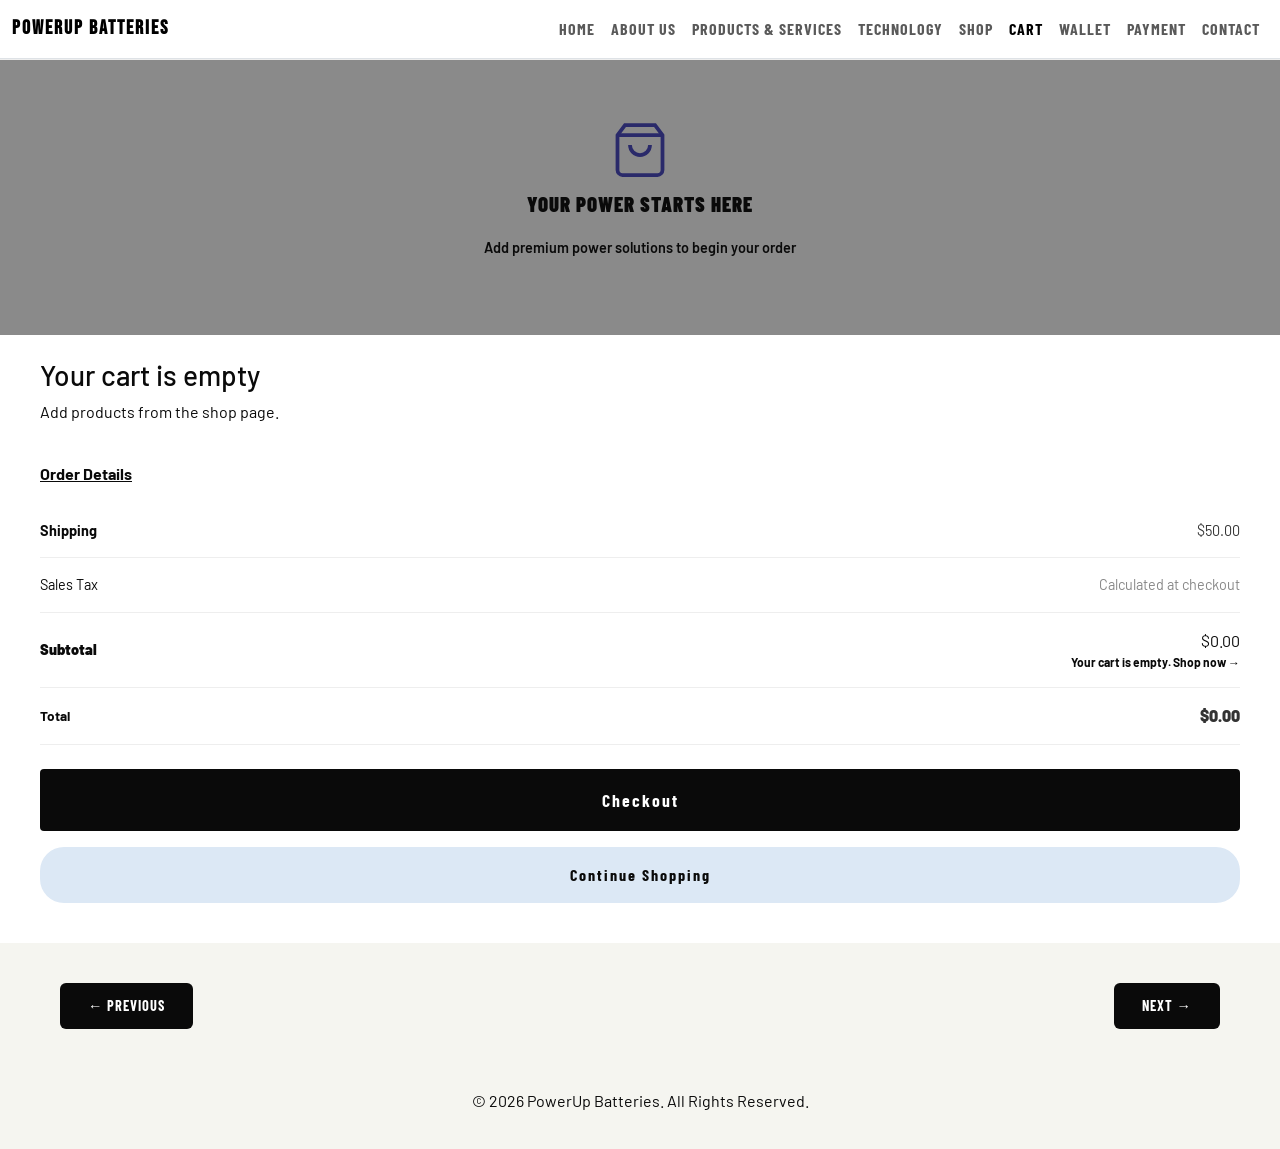
<file: cart.html>
<!DOCTYPE html>
<html lang="en">
<head>
<meta charset="UTF-8"/>
<meta name="viewport" content="width=device-width, initial-scale=1.0"/>
<title>Cart</title>
<link href="https://fonts.googleapis.com/css2?family=Bebas+Neue&family=Barlow:wght@300;400;500;600;700;900&family=Barlow+Condensed:wght@400;700;900&display=swap" rel="stylesheet"/>

  <!-- Bootstrap CSS -->
<link href="https://cdn.jsdelivr.net/npm/bootstrap@5.3.0/dist/css/bootstrap.min.css" rel="stylesheet">

<!-- Bootstrap JS -->
<script src="https://cdn.jsdelivr.net/npm/bootstrap@5.3.0/dist/js/bootstrap.bundle.min.js"></script>
  
  <link rel="stylesheet" href="styles.css">

    <style>
    :root {
    --black: #0a0a0a;
    --white: #f5f5f0;
    --red: #e63323;
    --steel: #b0b8c1;
    --blue-pale: #c8dce8;
    --blue-mid: #7aadca;
    --dark-green: #1e3a2f;
    --mid-green: #2d4f3c;
    --light-bg: #dce8ee;
    --nav-h: 52px;
  }
 
  *, *::before, *::after { box-sizing: border-box; margin: 0; padding: 0; }
 
  body {
    font-family: 'Barlow', sans-serif;
    background: var(--white);
    color: var(--black);
    overflow-x: hidden;
  }
 
  /* ── NAV ── */
      
 .navbar-brand {
  font-family: 'Bebas Neue', sans-serif;
  letter-spacing: 2px;
}

.nav-link {
  font-family: 'Barlow Condensed', sans-serif;
  text-transform: uppercase;
  font-weight: 700;
  letter-spacing: 1px;
}

.nav-link:hover {
  color: #e63323 !important;
}
      
  nav a {
    font-family: 'Barlow Condensed', sans-serif;
    font-size: 0.78rem;
    font-weight: 700;
    letter-spacing: 1.2px;
    text-transform: uppercase;
    color: #444;
    text-decoration: none;
    cursor: pointer;
    padding: 4px 0;
    border-bottom: 2px solid transparent;
    transition: color .2s, border-color .2s;
    white-space: nowrap;
  }
  nav a:hover, nav a.active { color: var(--red); border-bottom-color: var(--red); }
      
/* MOBILE RESPONSIVE DESIGN */
@media (max-width: 768px) {

  .home-section,
  .offer-section,
  .ev-types {
    padding: 20px;
  }

  .offer-grid {
    grid-template-columns: 1fr;
  }

  .why-choose {
    grid-template-columns: 1fr;
  }

  .ev-type-item {
    grid-template-columns: 1fr;
  }

  .offer-section h2,
  .ev-types h2 {
    font-size: 2.2rem;
  }

  .why-choose-text {
    padding: 20px;
  }

  .nav-link {
    text-align: center;
  }
}
      
  /* ══════════════════════════════════════
     CART PAGE
  ══════════════════════════════════════ */
  .cart-page { background: #fff; }
  .cart-topbar {
    display: flex; align-items: center; justify-content: space-between;
    padding: 16px 32px; border-bottom: 1px solid #eee;
    background: #fff;
  }
  .cart-topbar h2 {
    font-family: 'Barlow Condensed', sans-serif;
    font-size: 1rem; font-weight: 900; letter-spacing: 1.5px; text-transform: uppercase;
  }
  .cart-topbar-icons { display: flex; gap: 20px; }
  .cart-topbar-icons svg { width: 24px; cursor: pointer; color: #333; }
 
  .cart-empty {
    background: #8a8a8a; padding: 60px 40px;
    display: flex; flex-direction: column; align-items: center; gap: 12px;
  }
  .cart-empty svg { width: 60px; color: #2a2a6a; }
  .cart-empty h3 {
    font-family: 'Barlow Condensed', sans-serif;
    font-size: 1.3rem; font-weight: 900; letter-spacing: 1px; text-transform: uppercase;
  }
  .cart-empty p { font-size: 0.9rem; font-weight: 600; }
 
  .cart-items-list { padding: 24px 40px; min-height: 80px; }
  .cart-item-row {
    display: grid; grid-template-columns: 60px 1fr auto auto;
    gap: 16px; align-items: center; padding: 16px 0;
    border-bottom: 1px solid #eee;
  }
  .cart-item-row img { width: 60px; height: 40px; object-fit: cover; border-radius: 3px; }
  .cart-item-row h4 { font-size: 0.85rem; font-weight: 700; }
  .cart-item-row .qty { font-size: 0.8rem; color: #666; }
  .cart-item-price { font-weight: 700; font-size: 0.9rem; }
  .remove-btn { background: none; border: none; cursor: pointer; color: #999; font-size: 1.1rem; }
  .remove-btn:hover { color: var(--red); }
 
  .order-details { padding: 0 40px 40px; }
  .order-details h3 { font-size: 1rem; font-weight: 700; margin-bottom: 20px; text-decoration: underline; }
  .order-row {
    display: flex; justify-content: space-between; align-items: center;
    padding: 16px 0; border-bottom: 1px solid #eee;
  }
  .order-row span:first-child { font-weight: 700; font-size: 0.9rem; }
  .order-row span:last-child { font-size: 0.9rem; color: #333; }
  .order-row.subtotal span { font-weight: 900; }
  .order-row.subtotal .shop-note { font-size: 0.75rem; font-weight: 700; }
  .shop-note a { color: var(--red); text-decoration: none; }
  .order-row.total span:first-child { font-size: 0.85rem; }
  .order-row.total span:last-child { font-weight: 900; font-size: 1rem; }
  .checkout-btn {
    display: block; width: 100%; background: var(--black); color: #fff;
    font-family: 'Barlow Condensed', sans-serif;
    font-size: 1.1rem; font-weight: 700; letter-spacing: 2px;
    text-align: center; padding: 18px; border: none; cursor: pointer;
    border-radius: 4px; margin: 24px 0 16px; transition: background .2s;
  }
  .checkout-btn:hover { background: var(--red); }
  .continue-btn {
    display: block; width: 100%; background: #dce8f5; color: var(--black);
    font-family: 'Barlow Condensed', sans-serif;
    font-size: 1rem; font-weight: 700; letter-spacing: 2px;
    text-align: center; padding: 16px; border: none; cursor: pointer;
    border-radius: 24px;
  }
  .continue-btn:hover { background: #c0d8ef; }

/* PAGE NAVIGATION BUTTONS */
.page-navigation{
  display:flex;
  justify-content:space-between;
  align-items:center;
  padding:40px 60px;
  background:#f5f5f0;
}

.nav-btn{
  text-decoration:none;
  background:#0a0a0a;
  color:white;
  padding:12px 28px;
  border-radius:6px;
  font-family:'Barlow Condensed', sans-serif;
  font-size:0.9rem;
  font-weight:700;
  letter-spacing:1px;
  text-transform:uppercase;
  transition:0.3s ease;
}

.nav-btn:hover{
  background:#e63323;
  color:white;
}

/* MOBILE RESPONSIVE */
@media (max-width:768px){

  .page-navigation{
    padding:25px 20px;
    gap:15px;
  }

  .nav-btn{
    flex:1;
    text-align:center;
    padding:12px 10px;
    font-size:0.8rem;
  }
}
      
  </style>
  </head>

  <body>
    <script src="script.js" defer></script>

    <!-- NAV -->
    
<!-- RESPONSIVE NAVBAR -->
<nav class="navbar navbar-expand-lg navbar-light bg-white fixed-top border-bottom">
  <div class="container-fluid">

    <!-- Brand -->
    <a class="navbar-brand fw-bold" href="index.html">
      POWERUP BATTERIES
    </a>

    <!-- Mobile Toggle Button -->
    <button class="navbar-toggler" type="button"
      data-bs-toggle="collapse"
      data-bs-target="#navbarNav"
      aria-controls="navbarNav"
      aria-expanded="false"
      aria-label="Toggle navigation">

      <span class="navbar-toggler-icon"></span>
    </button>

    <!-- Collapsible Links -->
    <div class="collapse navbar-collapse" id="navbarNav">

      <ul class="navbar-nav ms-auto">

        <li class="nav-item">
          <a class="nav-link active" href="index.html">Home</a>
        </li>

        <li class="nav-item">
          <a class="nav-link" href="about.html">About Us</a>
        </li>

        <li class="nav-item">
          <a class="nav-link" href="products.html">Products & Services</a>
        </li>

        <li class="nav-item">
          <a class="nav-link" href="technology.html">Technology</a>
        </li>

        <li class="nav-item">
          <a class="nav-link" href="shop.html">Shop</a>
        </li>

        <li class="nav-item">
          <a class="nav-link" href="cart.html">Cart</a>
          <span id="cart-badge"></span>
        </li>

        <li class="nav-item">
          <a class="nav-link" href="wallet.html">Wallet</a>
        </li>

        <li class="nav-item">
          <a class="nav-link" href="payment.html">Payment</a>
        </li>

        <li class="nav-item">
          <a class="nav-link" href="contact.html">Contact</a>
        </li>

      </ul>

    </div>
  </div>
</nav>
</header>
    
    <!-- ══════════════ CART ══════════════ -->
<main id="page-cart" class="page cart-page">
  <section class="cart-topbar">
    <h2>Shop</h2>
    <div class="cart-topbar-icons">
      <svg viewBox="0 0 24 24" fill="none" stroke="currentColor" stroke-width="2"><circle cx="11" cy="11" r="8"/><line x1="21" y1="21" x2="16.65" y2="16.65"/></svg>
      <svg viewBox="0 0 24 24" fill="none" stroke="currentColor" stroke-width="2"><rect x="1" y="3" width="15" height="13"/><polygon points="16 8 20 8 23 11 23 16 16 16 16 8"/><circle cx="5.5" cy="18.5" r="2.5"/><circle cx="18.5" cy="18.5" r="2.5"/></svg>
    </div>
  </section>
 
  <section id="cart-empty-state" class="cart-empty">
    <svg viewBox="0 0 24 24" fill="none" stroke="currentColor" stroke-width="1.5"><path d="M6 2L3 6v14a2 2 0 002 2h14a2 2 0 002-2V6l-3-4z"/><line x1="3" y1="6" x2="21" y2="6"/><path d="M16 10a4 4 0 01-8 0"/></svg>
    <h3>YOUR POWER STARTS HERE</h3>
    <p>Add premium power solutions to begin your order</p>
  </section>
 
  <div class="cart-items-list" id="cart-items-list"></div>
 
  <section class="order-details">
    <h3>Order Details</h3>
    <div class="order-row">
      <span>Shipping</span>
      <span>$50.00</span>
    </div>
    <div class="order-row">
      <span style="font-weight:400;">Sales Tax</span>
      <span style="color:#888;">Calculated at checkout</span>
    </div>
    <div class="order-row subtotal">
      <span>Subtotal</span>
      <div style="text-align:right;">
        <div id="cart-subtotal">$0.00</div>
        <div class="shop-note">Your cart is empty. <a onclick="showPage('shop')" style="cursor:pointer;">Shop now</a> &#8594;</div>
      </div>
    </div>
    <div class="order-row total">
      <span>Total</span>
      <span id="cart-total">$0.00</span>
    </div>
    <button class="checkout-btn" onclick="checkout()">Checkout</button>
    <button class="continue-btn" onclick="showPage('shop')">Continue Shopping</button>
  </section>
</main>
 
 <!-- PAGE NAVIGATION BUTTONS -->
<footer class="page-navigation">

  <a href="shop.html" class="nav-btn prev-btn">
    ← Previous
  </a>

  <a href="wallet.html" class="nav-btn next-btn">
    Next →
  </a>

</footer>


<!-- ================= FOOTER ================= -->
  <footer>

    <p style="text-align:center; padding:20px;">
      © 2026 PowerUp Batteries. All Rights Reserved.
    </p>

  </footer>
 
</body>
</html>
</file>
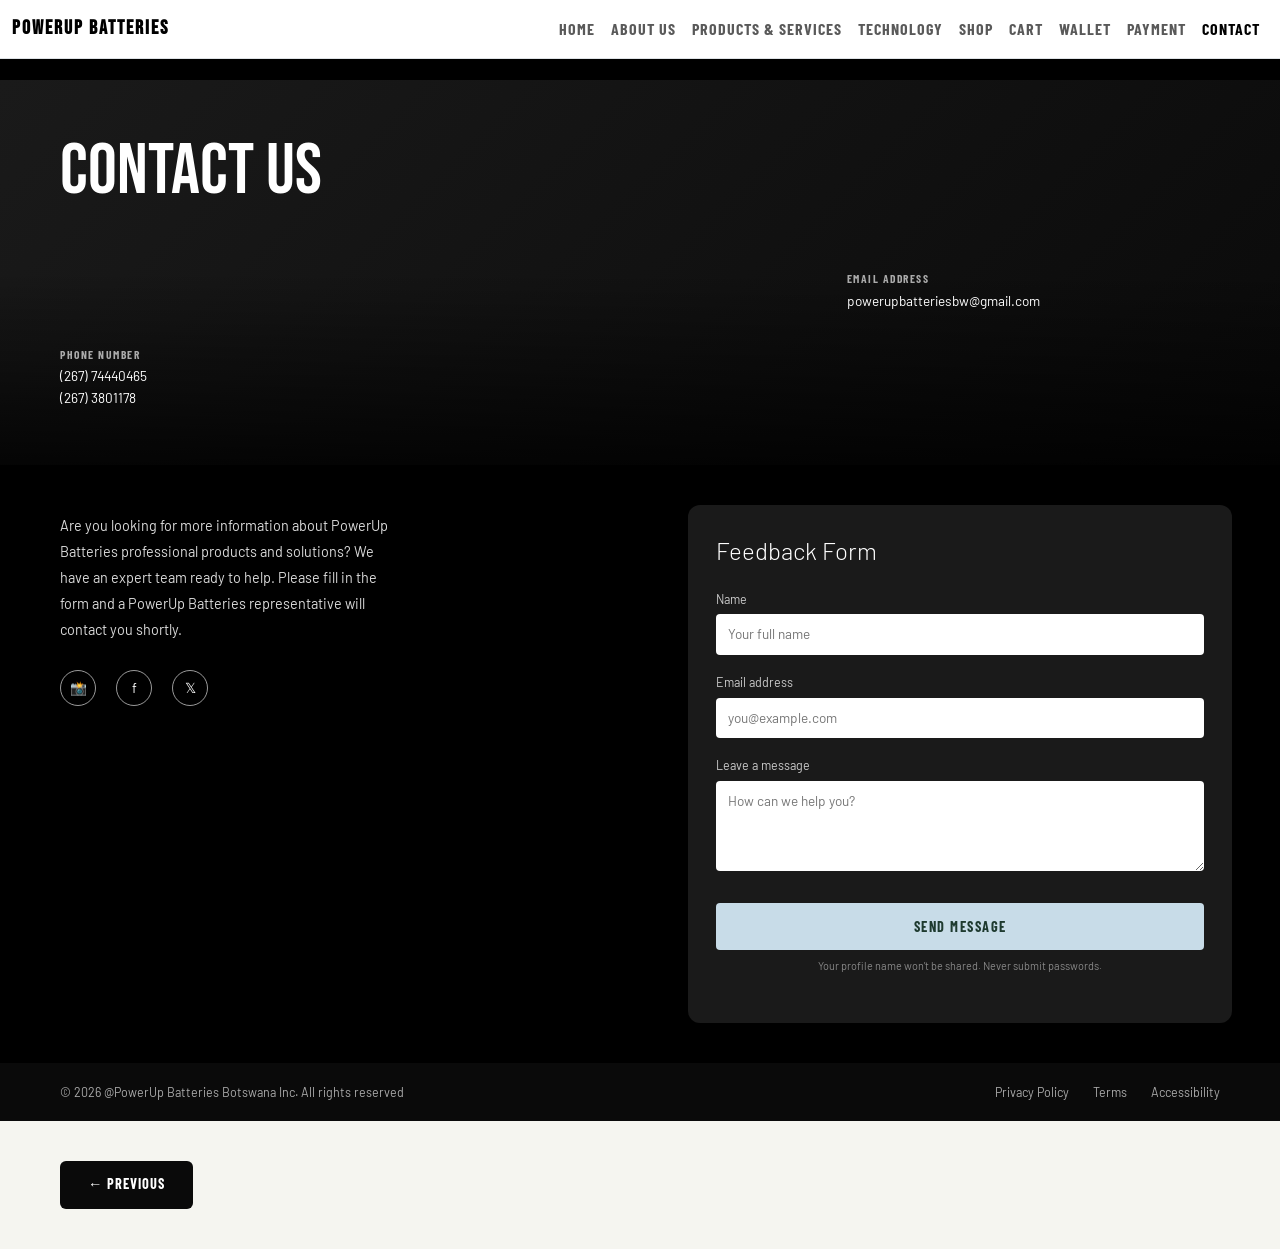
<file: contact.html>
<!DOCTYPE html>
<html lang="en">
<head>
<meta charset="UTF-8"/>
<meta name="viewport" content="width=device-width, initial-scale=1.0"/>
<title>Contact</title>
<link href="https://fonts.googleapis.com/css2?family=Bebas+Neue&family=Barlow:wght@300;400;500;600;700;900&family=Barlow+Condensed:wght@400;700;900&display=swap" rel="stylesheet"/>
  
<!-- Bootstrap CSS -->
<link href="https://cdn.jsdelivr.net/npm/bootstrap@5.3.0/dist/css/bootstrap.min.css" rel="stylesheet">

<!-- Bootstrap JS -->
<script src="https://cdn.jsdelivr.net/npm/bootstrap@5.3.0/dist/js/bootstrap.bundle.min.js"></script>
  
  <link rel="stylesheet" href="styles.css">

  <style>
  :root {
    --black: #0a0a0a;
    --white: #f5f5f0;
    --red: #e63323;
    --steel: #b0b8c1;
    --blue-pale: #c8dce8;
    --blue-mid: #7aadca;
    --dark-green: #1e3a2f;
    --mid-green: #2d4f3c;
    --light-bg: #dce8ee;
    --nav-h: 52px;
  }
 
  *, *::before, *::after { box-sizing: border-box; margin: 0; padding: 0; }
 
  body {
    font-family: 'Barlow', sans-serif;
    background: var(--white);
    color: var(--black);
    overflow-x: hidden;
  }

img{
  max-width:100%;
  height:auto;
  display:block;
} 
 
  /* ── NAV ── */
    
  .navbar-brand {
  font-family: 'Bebas Neue', sans-serif;
  letter-spacing: 2px;
}

.nav-link {
  font-family: 'Barlow Condensed', sans-serif;
  text-transform: uppercase;
  font-weight: 700;
  letter-spacing: 1px;
}

.nav-link:hover {
  color: #e63323 !important;
}
    
  nav a {
    font-family: 'Barlow Condensed', sans-serif;
    font-size: 0.78rem;
    font-weight: 700;
    letter-spacing: 1.2px;
    text-transform: uppercase;
    color: #444;
    text-decoration: none;
    cursor: pointer;
    padding: 4px 0;
    border-bottom: 2px solid transparent;
    transition: color .2s, border-color .2s;
    white-space: nowrap;
  }
  nav a:hover, nav a.active { color: var(--red); border-bottom-color: var(--red); }

.page{
  min-height:100vh;
  padding-top:80px;
}

 
/* ══════════════════════════════════════
     CONTACT PAGE
  ══════════════════════════════════════ */
  .contact-page { background: #000; }
  .contact-hero {
    position: relative; min-height: 380px; overflow: hidden;
    display: flex; align-items: flex-end;
    background: linear-gradient(135deg, #1a1a1a 0%, #0a0a0a 100%);
  }
  .contact-hero-overlay {
    position: absolute; inset: 0;
    background: url('https://images.unsplash.com/photo-1504328345606-18bbc8c9d7d1?w=1400&q=80') center/cover;
    opacity: .3;
  }
  .contact-hero-content { position: relative; z-index: 2; padding: 56px 60px; width: 100%; }
  .contact-hero-content h1 {
    font-family: 'Bebas Neue', sans-serif; font-size: 4.5rem; color: #fff; line-height: 1;
  }
  .contact-info-bar {
    position: relative; z-index: 2; padding: 0 60px 40px;
    display: grid; grid-template-columns: 1fr 1fr 1fr;
    gap: 20px; background: linear-gradient(0, rgba(0,0,0,.8), transparent);
  }
  .contact-info-item h4 {
    font-family: 'Barlow Condensed', sans-serif;
    font-size: 0.72rem; font-weight: 700; letter-spacing: 1.5px;
    text-transform: uppercase; color: #aaa; margin-bottom: 4px;
  }
  .contact-info-item p { color: #fff; font-size: 0.85rem; line-height: 1.6; }
 
  .contact-bottom {
    position: relative; min-height: 480px;
    background: url('https://images.unsplash.com/photo-1581092580497-e0d23cbdf1dc?w=1400&q=80') center/cover;
    display: grid; grid-template-columns: 1fr 1fr;
  }
  .contact-bottom-overlay { position: absolute; inset: 0; background: rgba(0,0,0,.55); }
  .contact-left { position: relative; z-index: 2; padding: 48px 60px; }
  .contact-left p { color: rgba(255,255,255,.85); font-size: 0.9rem; line-height: 1.8; max-width: 340px; margin-bottom: 28px; }
  .social-icons { display: flex; gap: 20px; }
  .social-icon {
    width: 36px; height: 36px; border-radius: 50%;
    border: 1.5px solid rgba(255,255,255,.6);
    display: flex; align-items: center; justify-content: center;
    cursor: pointer; color: #fff; font-size: 0.85rem; transition: background .2s;
  }
  .social-icon:hover { background: rgba(255,255,255,.15); }
 
  .contact-form-wrap { position: relative; z-index: 2; padding: 40px 48px; }
  .contact-form-card { background: rgba(30,30,30,.88); border-radius: 12px; padding: 32px 28px; }
  .contact-form-card h2 { font-size: 1.5rem; color: #fff; font-weight: 300; margin-bottom: 24px; }
  .form-group { margin-bottom: 18px; }
  .form-group label { display: block; font-size: 0.78rem; color: #ccc; margin-bottom: 6px; }
  .form-group input, .form-group textarea {
    width: 100%; background: #fff; border: none; border-radius: 4px;
    padding: 10px 12px; font-family: 'Barlow', sans-serif; font-size: 0.85rem;
    outline: none; transition: box-shadow .2s;
  }
  .form-group input:focus, .form-group textarea:focus { box-shadow: 0 0 0 2px var(--blue-mid); }
  .form-group textarea { resize: vertical; min-height: 90px; }
  .form-submit {
    width: 100%; background: #c8dce8; color: var(--dark-green);
    font-family: 'Barlow Condensed', sans-serif;
    font-size: 0.9rem; font-weight: 700; letter-spacing: 1.5px;
    text-transform: uppercase; border: none; border-radius: 4px;
    padding: 13px; cursor: pointer; transition: background .2s;
    margin-top: 8px;
  }
  .form-submit:hover { background: #a8c8dc; }
  .form-note { font-size: 0.68rem; color: #888; text-align: center; margin-top: 8px; }
 
  .contact-footer {
    background: var(--black); color: #aaa;
    display: flex; justify-content: space-between; align-items: center;
    padding: 20px 60px; font-size: 0.78rem;
  }
  .footer-links { display: flex; gap: 24px; }
  .footer-links a { color: #aaa; text-decoration: none; cursor: pointer; }
  .footer-links a:hover { color: #fff; }

   /* ═════════════════════════════
   TABLETS & SMALL SCREENS
═════════════════════════════ */
@media (max-width: 992px){

  .contact-hero{
    min-height:auto;
  }

  .contact-hero-content{
    padding:120px 30px 30px;
    text-align:center;
  }

  .contact-hero-content h1{
    font-size:3.2rem;
  }

  .contact-info-bar{
    grid-template-columns:1fr;
    text-align:center;
    padding:0 30px 40px;
    gap:25px;
  }

  .contact-info-item{
    width:100%;
  }

  .contact-bottom{
    grid-template-columns:1fr;
    min-height:auto;
  }

  .contact-left{
    padding:40px 30px 20px;
    text-align:center;
  }

  .contact-left p{
    max-width:100%;
  }

  .social-icons{
    justify-content:center;
  }

  .contact-form-wrap{
    padding:20px 30px 40px;
  }

  .contact-form-card{
    width:100%;
  }

  .contact-footer{
    flex-direction:column;
    gap:15px;
    text-align:center;
    padding:20px 30px;
  }

  .footer-links{
    flex-wrap:wrap;
    justify-content:center;
    gap:15px;
  }

  .nav-link{
    text-align:center;
    padding:12px 0;
  }
}

/* ═════════════════════════════
   MOBILE DEVICES
═════════════════════════════ */
@media (max-width: 576px){

  .contact-hero-content{
    padding:110px 20px 20px;
  }

  .contact-hero-content h1{
    font-size:2.5rem;
  }

  .contact-info-bar{
    padding:0 20px 30px;
  }

  .contact-info-item h4{
    font-size:0.7rem;
  }

  .contact-info-item p{
    font-size:0.8rem;
  }

  .contact-left{
    padding:30px 20px 10px;
  }

  .contact-left p{
    font-size:0.85rem;
    line-height:1.7;
  }

  .contact-form-wrap{
    padding:20px;
  }

  .contact-form-card{
    padding:24px 20px;
  }

  .contact-form-card h2{
    font-size:1.3rem;
    text-align:center;
  }

  .form-group input,
  .form-group textarea{
    font-size:0.8rem;
  }

  .form-submit{
    font-size:0.8rem;
    padding:12px;
  }

  .contact-footer{
    font-size:0.72rem;
    padding:20px 15px;
  }

  .footer-links{
    flex-direction:column;
    gap:10px;
  }

  .navbar-brand{
    font-size:1rem;
  }
}

/* PAGE NAVIGATION BUTTONS */
.page-navigation{
  display:flex;
  justify-content:space-between;
  align-items:center;
  padding:40px 60px;
  background:#f5f5f0;
}

.nav-btn{
  text-decoration:none;
  background:#0a0a0a;
  color:white;
  padding:12px 28px;
  border-radius:6px;
  font-family:'Barlow Condensed', sans-serif;
  font-size:0.9rem;
  font-weight:700;
  letter-spacing:1px;
  text-transform:uppercase;
  transition:0.3s ease;
}

.nav-btn:hover{
  background:#e63323;
  color:white;
}

/* MOBILE RESPONSIVE */
@media (max-width:768px){

  .page-navigation{
    padding:25px 20px;
    gap:15px;
  }

  .nav-btn{
    flex:1;
    text-align:center;
    padding:12px 10px;
    font-size:0.8rem;
  }
}
    
 </style>
</head>

  <body>
    <script src="script.js" defer></script>

    <!-- NAV -->
    
<!-- RESPONSIVE NAVBAR -->
<nav class="navbar navbar-expand-lg navbar-light bg-white fixed-top border-bottom">
  <div class="container-fluid">

    <!-- Brand -->
    <a class="navbar-brand fw-bold" href="index.html">
      POWERUP BATTERIES
    </a>

    <!-- Mobile Toggle Button -->
    <button class="navbar-toggler" type="button"
      data-bs-toggle="collapse"
      data-bs-target="#navbarNav"
      aria-controls="navbarNav"
      aria-expanded="false"
      aria-label="Toggle navigation">

      <span class="navbar-toggler-icon"></span>
    </button>

    <!-- Collapsible Links -->
    <div class="collapse navbar-collapse" id="navbarNav">

      <ul class="navbar-nav ms-auto">

        <li class="nav-item">
          <a class="nav-link active" href="index.html">Home</a>
        </li>

        <li class="nav-item">
          <a class="nav-link" href="about.html">About Us</a>
        </li>

        <li class="nav-item">
          <a class="nav-link" href="products.html">Products & Services</a>
        </li>

        <li class="nav-item">
          <a class="nav-link" href="technology.html">Technology</a>
        </li>

        <li class="nav-item">
          <a class="nav-link" href="shop.html">Shop</a>
        </li>

        <li class="nav-item">
          <a class="nav-link" href="cart.html">Cart</a>
        </li>

        <li class="nav-item">
          <a class="nav-link" href="wallet.html">Wallet</a>
        </li>

        <li class="nav-item">
          <a class="nav-link" href="payment.html">Payment</a>
        </li>

        <li class="nav-item">
          <a class="nav-link" href="contact.html">Contact</a>
        </li>

      </ul>

    </div>
  </div>
</nav>
    
    
<!-- ══════════════ CONTACT ══════════════ -->
<main id="page-contact" class="page contact-page">
  <div class="contact-hero">
    <div class="contact-hero-overlay"></div>
    <div style="width:100%;">
      <div class="contact-hero-content">
        <h1>Contact Us</h1>
      </div>
      <div class="contact-info-bar">
        <div style="grid-column:2;" class="contact-info-item" style="text-align:center;">
        
        </div>
        <div class="contact-info-item">
          <h4>Email Address</h4>
          <p>powerupbatteriesbw@gmail.com</p>
        </div>
        
        <div class="contact-info-item">
          <h4>Phone Number</h4>
          <p>(267) 74440465<br>(267) 3801178</p>
        </div>
      </div>
    </div>
  </div>
 
  <div class="contact-bottom">
    <div class="contact-bottom-overlay"></div>
    <div class="contact-left">
      <p>Are you looking for more information about PowerUp Batteries professional products and solutions? We have an expert team ready to help. Please fill in the form and a PowerUp Batteries representative will contact you shortly.</p>
      <div class="social-icons">
        <div class="social-icon" title="Instagram">&#x1F4F8;</div>
        <div class="social-icon" title="Facebook">f</div>
        <div class="social-icon" title="Twitter/X">&#x1D54F;</div>
      </div>
    </div>
    <div class="contact-form-wrap">
      <div class="contact-form-card">
        <h2>Feedback Form</h2>

        
        <div class="form-group">
          <label>Name</label>
          <input type="text" id="contact-name" placeholder="Your full name"/>
        </div>
        <div class="form-group">
          <label>Email address</label>
          <input type="email" id="contact-email" placeholder="you@example.com"/>
        </div>
        <div class="form-group">
          <label>Leave a message</label>
          <textarea id="contact-msg" placeholder="How can we help you?"></textarea>
        </div>
        <button class="form-submit" onclick="submitContact()">Send Message</button>
        
        
        
        <p class="form-note">Your profile name won't be shared. Never submit passwords.</p>
      </div>
    </div>
  </div>
 
  <div class="contact-footer">
    <span>&#169; 2026 @PowerUp Batteries Botswana Inc. All rights reserved</span>
    <div class="footer-links">
      <a>Privacy Policy</a>
      <a>Terms</a>
      <a>Accessibility</a>
    </div>
  </div>
</div>
    
 <!-- PAGE NAVIGATION BUTTONS -->
<nav class="page-navigation">

  <a href="payment.html" class="nav-btn prev-btn">
    ← Previous
  </a>

</nav>

</body>
</html>
</file>
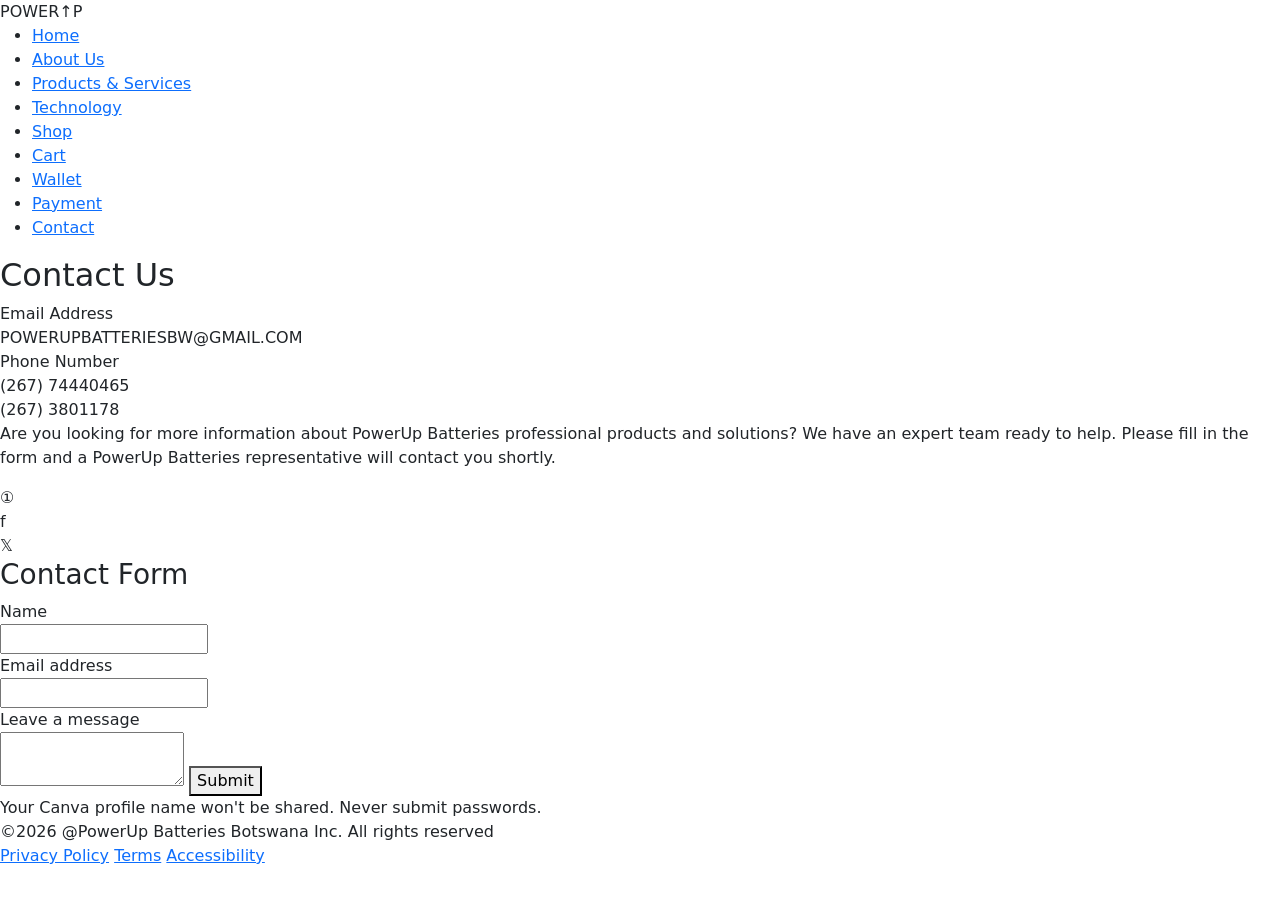
<file: feedback.html>
<!DOCTYPE html>
<html lang="en">
<head>
<meta charset="UTF-8" />
<meta name="viewport" content="width=device-width, initial-scale=1.0">
<title>About Us</title>
<link href="https://fonts.googleapis.com/css2?family=Barlow+Condensed:wght@400;600;700;800&family=Barlow:wght@300;400;500;600&display=swap" rel="stylesheet">
<link href="https://cdn.jsdelivr.net/npm/bootstrap@5.3.0/dist/css/bootstrap.min.css" rel="stylesheet">

  
  <link rel="stylesheet" href="styles.css">
</head>

  <body>

    <!-- NAV -->
<nav>
  <div class="nav-logo">P<span>O</span>WER<span>↑</span>P</div>
  <ul class="nav-links">
    <li><a href="home.html">Home</a></li>
    <li><a href="about.html">About Us</a></li>
    <li><a href="products.html">Products &amp; Services</a></li>
    <li><a href="technology.html">Technology</a></li>
    <li><a href="shop.html">Shop</a></li>
    <li><a href="cart.html">Cart</a></li>
    <li><a href="wallet.html">Wallet</a></li>
    <li><a href="payment.html">Payment</a></li>
    <li><a href="contact.html">Contact</a></li>
  </ul>
</nav>


    <!-- CONTACT US -->
<div class="contact-hero" style="background-image:url('');background-size:cover;background-position:center;">
  <h2>Contact Us</h2>
  <div class="contact-details">
    <div class="cd">
      <div class="cd-label">Email Address</div>
      <div class="cd-value">POWERUPBATTERIESBW@GMAIL.COM</div>
    </div>
    <div class="cd">
      <div class="cd-label">Phone Number</div>
      <div class="cd-value">(267) 74440465<br>(267) 3801178</div>
    </div>
  </div>
</div>
 
<div class="contact-body">
  <div class="contact-left">
    <p>Are you looking for more information about PowerUp Batteries professional products and solutions? We have an expert team ready to help. Please fill in the form and a PowerUp Batteries representative will contact you shortly.</p>
    <div class="social-links">
      <div class="social-icon">&#9312;</div>
      <div class="social-icon">f</div>
      <div class="social-icon">𝕏</div>
    </div>
  </div>
  <div class="contact-form-box">
    <h3>Contact Form</h3>
    <div class="cf-label">Name</div>
    <input class="cf-input" type="text" placeholder="" />
    <div class="cf-label">Email address</div>
    <input class="cf-input" type="email" placeholder="" />
    <div class="cf-label">Leave a message</div>
    <textarea class="cf-textarea"></textarea>
    <button class="cf-submit">Submit</button>
    <div class="cf-note">Your Canva profile name won't be shared. Never submit passwords.</div>
  </div>
</div>
 
<div class="footer">
  <span>©2026 @PowerUp Batteries Botswana Inc. All rights reserved</span>
  <div class="footer-links">
    <a href="#">Privacy Policy</a>
    <a href="#">Terms</a>
    <a href="#">Accessibility</a>
  </div>
</div>
 
</body>
</html>
</file>
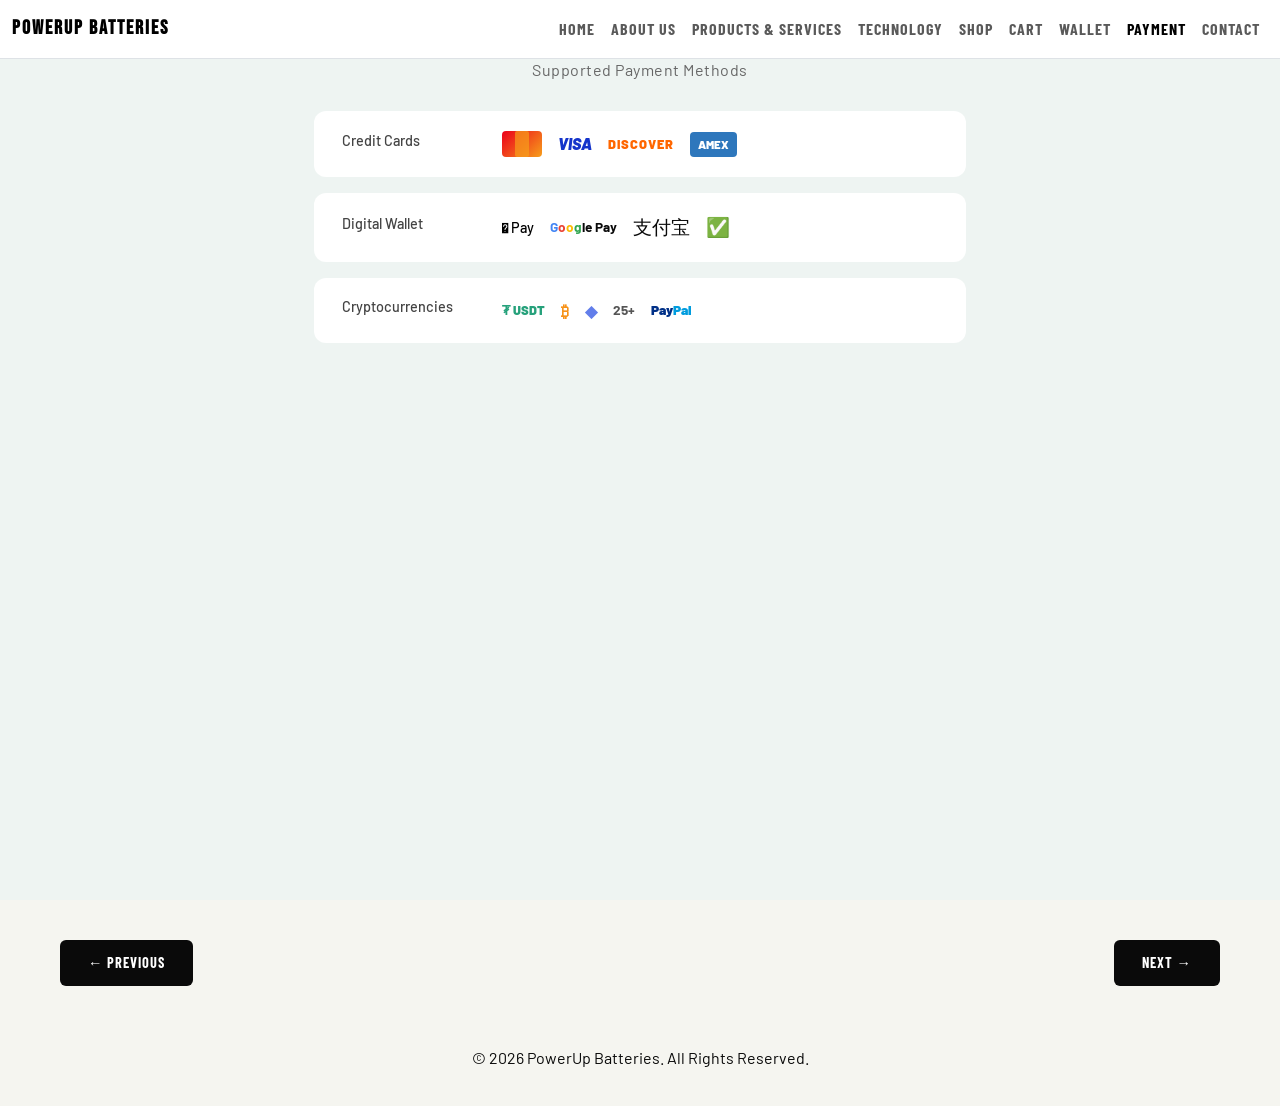
<file: payment.html>
<!DOCTYPE html>
<html lang="en">
<head>
<meta charset="UTF-8"/>
<meta name="viewport" content="width=device-width, initial-scale=1.0"/>
<title>PowerUp Batteries</title>
<link href="https://fonts.googleapis.com/css2?family=Bebas+Neue&family=Barlow:wght@300;400;500;600;700;900&family=Barlow+Condensed:wght@400;700;900&display=swap" rel="stylesheet"/>

 <!-- Bootstrap CSS -->
<link href="https://cdn.jsdelivr.net/npm/bootstrap@5.3.0/dist/css/bootstrap.min.css" rel="stylesheet">

<!-- Bootstrap JS -->
<script src="https://cdn.jsdelivr.net/npm/bootstrap@5.3.0/dist/js/bootstrap.bundle.min.js"></script>
 
<style>
  :root {
    --black: #0a0a0a;
    --white: #f5f5f0;
    --red: #e63323;
    --steel: #b0b8c1;
    --blue-pale: #c8dce8;
    --blue-mid: #7aadca;
    --dark-green: #1e3a2f;
    --mid-green: #2d4f3c;
    --light-bg: #dce8ee;
    --nav-h: 52px;
  }
 
  *, *::before, *::after { box-sizing: border-box; margin: 0; padding: 0; }
 
  body {
    font-family: 'Barlow', sans-serif;
    background: var(--white);
    color: var(--black);
    overflow-x: hidden;
  }
 
  /* ── NAV ── */
 
  .navbar-brand {
  font-family: 'Bebas Neue', sans-serif;
  letter-spacing: 2px;
}

.nav-link {
  font-family: 'Barlow Condensed', sans-serif;
  text-transform: uppercase;
  font-weight: 700;
  letter-spacing: 1px;
}

.nav-link:hover {
  color: #e63323 !important;
}
  nav a {
    font-family: 'Barlow Condensed', sans-serif;
    font-size: 0.78rem;
    font-weight: 700;
    letter-spacing: 1.2px;
    text-transform: uppercase;
    color: #444;
    text-decoration: none;
    cursor: pointer;
    padding: 4px 0;
    border-bottom: 2px solid transparent;
    transition: color .2s, border-color .2s;
    white-space: nowrap;
  }
  nav a:hover, nav a.active { color: var(--red); border-bottom-color: var(--red); }

 /* MOBILE RESPONSIVE DESIGN */
@media (max-width: 768px) {

  .home-section,
  .offer-section,
  .ev-types {
    padding: 20px;
  }

  .offer-grid {
    grid-template-columns: 1fr;
  }

  .why-choose {
    grid-template-columns: 1fr;
  }

  .ev-type-item {
    grid-template-columns: 1fr;
  }

  .offer-section h2,
  .ev-types h2 {
    font-size: 2.2rem;
  }

  .why-choose-text {
    padding: 20px;
  }

  .nav-link {
    text-align: center;
  }
}

  /* ══════════════════════════════════════
     PAYMENT PAGE
  ══════════════════════════════════════ */
  .payment-page { background: #eef4f2; min-height: 100vh; }
  .payment-inner { max-width: 700px; margin: 0 auto; padding: 60px 24px; }
  .payment-inner h1 {
    font-size: 1rem; color: #666; text-align: center; margin-bottom: 32px;
    font-weight: 400; letter-spacing: .5px;
  }
  .payment-group {
    background: #fff; border-radius: 12px; padding: 20px 28px; margin-bottom: 16px;
    display: grid; grid-template-columns: 140px 1fr; align-items: center; gap: 20px;
  }
  .payment-group h3 { font-size: 0.9rem; font-weight: 500; color: #444; }
  .payment-logos { display: flex; gap: 16px; align-items: center; flex-wrap: wrap; }
  .logo-badge {
    padding: 6px 14px; border-radius: 6px; font-weight: 700; font-size: 0.85rem;
    display: flex; align-items: center; gap: 6px;
  }
  .logo-mc { background: linear-gradient(135deg,#eb001b,#f79e1b); width: 40px; height: 26px; border-radius: 4px; position: relative; }
  .logo-mc::after { content:''; position:absolute; left:50%; top:50%; transform:translate(-50%,-50%); width:14px; height:26px; background:#f79e1b; border-radius:2px; opacity:.7; }
  .logo-visa { color: #1434CB; font-weight: 900; font-size: 1rem; font-style: italic; font-family: 'Barlow', sans-serif; }
  .logo-discover { font-weight: 900; font-size: 0.8rem; color: #f60; letter-spacing: 1px; }
  .logo-amex { background: #2E77BC; color: #fff; font-size: 0.72rem; font-weight: 900; padding: 4px 8px; border-radius: 4px; }
  .logo-apple { font-size: 0.9rem; font-weight: 500; color: #000; }
  .logo-gpay { font-size: 0.85rem; font-weight: 700; }
  .logo-gpay span:first-child { color: #4285F4; }
  .logo-gpay span:nth-child(2) { color: #EA4335; }
  .logo-gpay span:nth-child(3) { color: #FBBC05; }
  .logo-gpay span:nth-child(4) { color: #34A853; }
  .logo-alipay { font-size: 1.2rem; }
  .logo-tether { color: #26A17B; font-weight: 900; font-size: 0.8rem; }
  .logo-btc { color: #F7931A; font-weight: 900; }
  .logo-eth { color: #627EEA; font-weight: 900; }
  .logo-more { font-size: 0.85rem; font-weight: 700; color: #555; }
  .logo-paypal { color: #003087; font-weight: 900; font-size: 0.85rem; }
  .logo-paypal span { color: #009cde; }

 /* PAGE NAVIGATION BUTTONS */
.page-navigation{
  display:flex;
  justify-content:space-between;
  align-items:center;
  padding:40px 60px;
  background:#f5f5f0;
}

.nav-btn{
  text-decoration:none;
  background:#0a0a0a;
  color:white;
  padding:12px 28px;
  border-radius:6px;
  font-family:'Barlow Condensed', sans-serif;
  font-size:0.9rem;
  font-weight:700;
  letter-spacing:1px;
  text-transform:uppercase;
  transition:0.3s ease;
}

.nav-btn:hover{
  background:#e63323;
  color:white;
}

/* MOBILE RESPONSIVE */
@media (max-width:768px){

  .page-navigation{
    padding:25px 20px;
    gap:15px;
  }

  .nav-btn{
    flex:1;
    text-align:center;
    padding:12px 10px;
    font-size:0.8rem;
  }
}
 
</style>
</head>
 
<body>
 <script src="script.js" defer></script>

 <!-- NAV -->

 <!-- RESPONSIVE NAVBAR -->
<nav class="navbar navbar-expand-lg navbar-light bg-white fixed-top border-bottom">
  <div class="container-fluid">

    <!-- Brand -->
    <a class="navbar-brand fw-bold" href="index.html">
      POWERUP BATTERIES
    </a>

    <!-- Mobile Toggle Button -->
    <button class="navbar-toggler" type="button"
      data-bs-toggle="collapse"
      data-bs-target="#navbarNav"
      aria-controls="navbarNav"
      aria-expanded="false"
      aria-label="Toggle navigation">

      <span class="navbar-toggler-icon"></span>
    </button>

    <!-- Collapsible Links -->
    <div class="collapse navbar-collapse" id="navbarNav">

      <ul class="navbar-nav ms-auto">

        <li class="nav-item">
          <a class="nav-link active" href="index.html">Home</a>
        </li>

        <li class="nav-item">
          <a class="nav-link" href="about.html">About Us</a>
        </li>

        <li class="nav-item">
          <a class="nav-link" href="products.html">Products & Services</a>
        </li>

        <li class="nav-item">
          <a class="nav-link" href="technology.html">Technology</a>
        </li>

        <li class="nav-item">
          <a class="nav-link" href="shop.html">Shop</a>
        </li>

        <li class="nav-item">
          <a class="nav-link" href="cart.html">Cart</a>
        </li>

        <li class="nav-item">
          <a class="nav-link" href="wallet.html">Wallet</a>
        </li>

        <li class="nav-item">
          <a class="nav-link" href="payment.html">Payment</a>
        </li>

        <li class="nav-item">
          <a class="nav-link" href="contact.html">Contact</a>
        </li>

      </ul>

    </div>
  </div>
</nav>
</header>

<!-- ══════════════ PAYMENT ══════════════ -->
 <main>
<section id="page-payment" class="page payment-page">
  <article class="payment-inner">
    <h1>Supported Payment Methods</h1>
 
    <section class="payment-group">
      <h3>Credit Cards</h3>
      <div class="payment-logos">
        <div class="logo-mc"></div>
        <div class="logo-visa">VISA</div>
        <div class="logo-discover">DISCOVER</div>
        <div class="logo-amex">AMEX</div>
      </div>
    </section>
 
    <section class="payment-group">
      <h3>Digital Wallet</h3>
      <div class="payment-logos">
        <div class="logo-apple">&#xf8ff; Pay</div>
        <div class="logo-gpay"><span>G</span><span>o</span><span>o</span><span>g</span>le Pay</div>
        <div class="logo-alipay">&#x652F;&#x4ED8;&#x5B9D;</div>
        <div style="font-size:1.2rem;">&#x2705;</div>
      </div>
    </section>
 
    <section class="payment-group">
      <h3>Cryptocurrencies</h3>
      <div class="payment-logos">
        <div class="logo-tether">&#x20AE; USDT</div>
        <div class="logo-btc">&#x20BF;</div>
        <div class="logo-eth">&#x25C6;</div>
        <div class="logo-more">25+</div>
        <div class="logo-paypal">Pay<span>Pal</span></div>
      </div>
    </div>
  </section>
  </main>

 <!-- PAGE NAVIGATION BUTTONS -->
<section class="page-navigation">

  <a href="wallet.html" class="nav-btn prev-btn">
    ← Previous
  </a>

  <a href="contact.html" class="nav-btn next-btn">
    Next →
  </a>

</section>

<!-- ================= FOOTER ================= -->
  <footer>

    <p style="text-align:center; padding:20px;">
      © 2026 PowerUp Batteries. All Rights Reserved.
    </p>

  </footer>
 
</body>
</html>
</file>
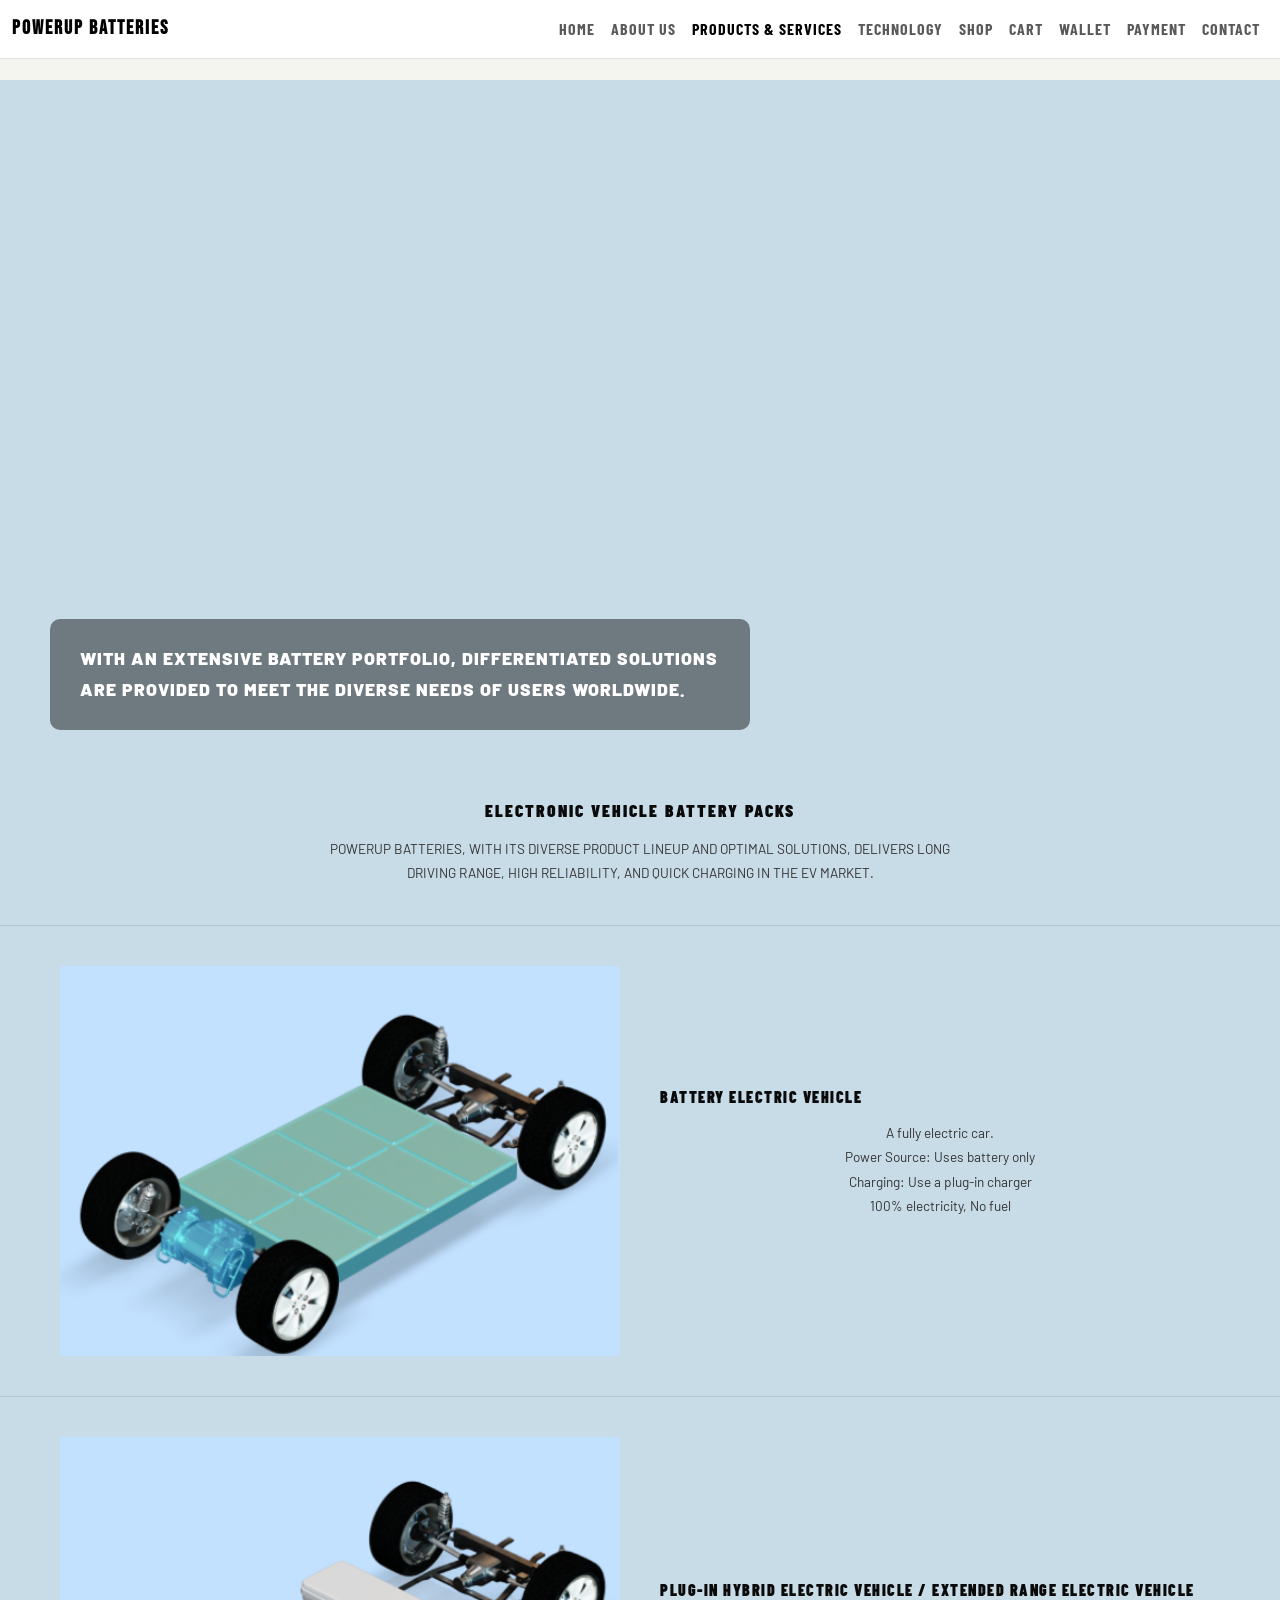
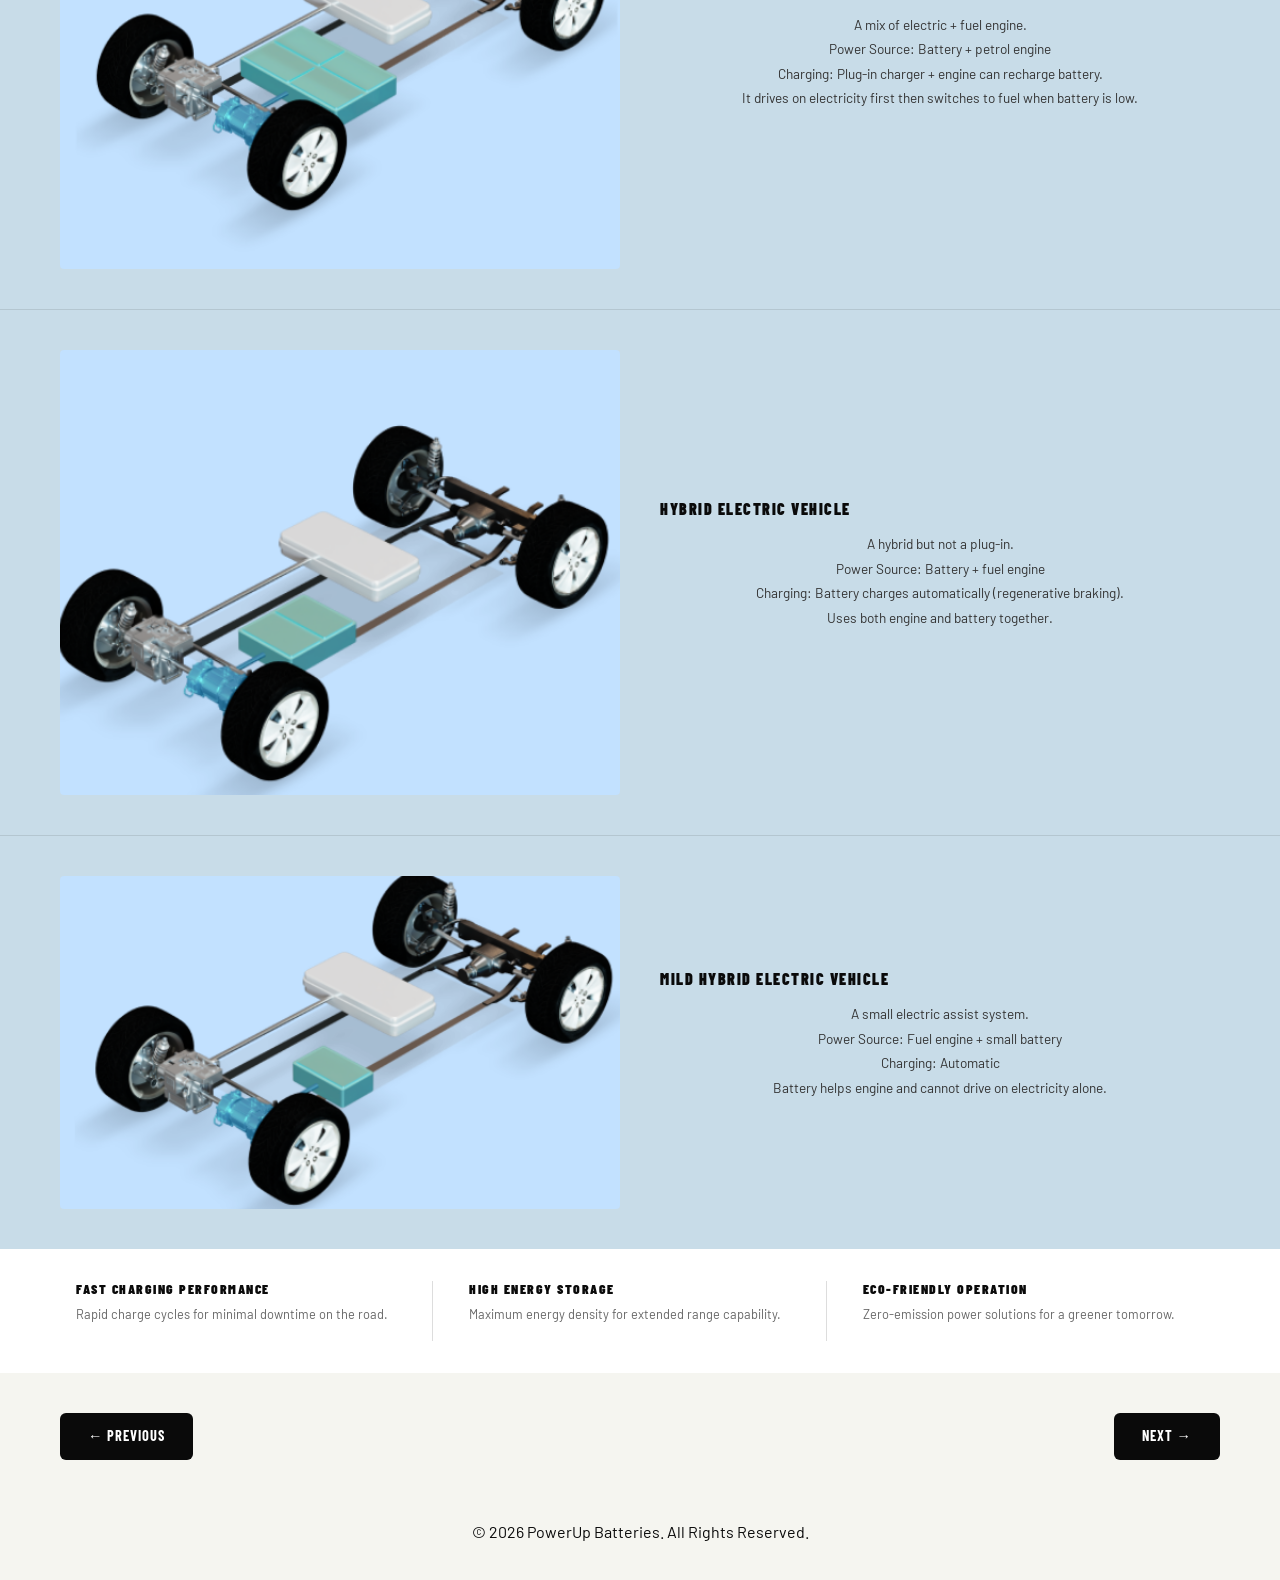
<file: products.html>
<!DOCTYPE html>
<html lang="en">
<head>
<meta charset="UTF-8"/>
<meta name="viewport" content="width=device-width, initial-scale=1.0"/>
<title>Products</title>
<link href="https://fonts.googleapis.com/css2?family=Bebas+Neue&family=Barlow:wght@300;400;500;600;700;900&family=Barlow+Condensed:wght@400;700;900&display=swap" rel="stylesheet"/>

    <!-- Bootstrap CSS -->
<link href="https://cdn.jsdelivr.net/npm/bootstrap@5.3.0/dist/css/bootstrap.min.css" rel="stylesheet">

<!-- Bootstrap JS -->
<script src="https://cdn.jsdelivr.net/npm/bootstrap@5.3.0/dist/js/bootstrap.bundle.min.js"></script>
   
    <!-- Custom CSS -->
    <link rel="stylesheet" href="styles.css">

    <style>
        :root {
    --black: #0a0a0a;
    --white: #f5f5f0;
    --red: #e63323;
    --steel: #b0b8c1;
    --blue-pale: #c8dce8;
    --blue-mid: #7aadca;
    --dark-green: #1e3a2f;
    --mid-green: #2d4f3c;
    --light-bg: #dce8ee;
    --nav-h: 52px;
  }
 
  *, *::before, *::after { box-sizing: border-box; margin: 0; padding: 0; }
 
  body {
    font-family: 'Barlow', sans-serif;
    background: var(--white);
    color: var(--black);
    overflow-x: hidden;
  }

img {
  max-width: 100%;
  height: auto;
  display: block;
}
    /* ── NAV ── */
        
   .navbar-brand {
  font-family: 'Bebas Neue', sans-serif;
  letter-spacing: 2px;
}

.nav-link {
  font-family: 'Barlow Condensed', sans-serif;
  text-transform: uppercase;
  font-weight: 700;
  letter-spacing: 1px;
}

.nav-link:hover {
  color: #e63323 !important;
}
        
  nav a {
    font-family: 'Barlow Condensed', sans-serif;
    font-size: 0.78rem;
    font-weight: 700;
    letter-spacing: 1.2px;
    text-transform: uppercase;
    color: #444;
    text-decoration: none;
    cursor: pointer;
    padding: 4px 0;
    border-bottom: 2px solid transparent;
    transition: color .2s, border-color .2s;
    white-space: nowrap;
  }
  nav a:hover, nav a.active { color: var(--red); border-bottom-color: var(--red); }

.page {
  min-height: 100vh;
  padding-top: 80px;
}
        
 /* ══════════════════════════════════════
     PRODUCTS PAGE
  ══════════════════════════════════════ */
  .products-hero {
  background: #c8dce8;
  display: grid;
  grid-template-columns: repeat(auto-fit, minmax(300px, 1fr));
  gap: 40px;
  padding: 48px 60px;
  align-items: center;
}
  .products-hero img { width: 100%; border-radius: 4px; }
  .products-hero-text {
    font-family: 'Barlow Condensed', sans-serif;
    font-size: 1.1rem; font-weight: 900; letter-spacing: 1px;
    text-transform: uppercase; line-height: 1.45;
  }
  .products-intro { background: #c8dce8; padding: 20px 60px 40px; text-align: center; }
  .products-intro h2 {
    font-family: 'Barlow Condensed', sans-serif;
    font-size: 1.1rem; font-weight: 900; letter-spacing: 2px; text-transform: uppercase;
    margin-bottom: 16px;
  }
  .products-intro p { font-size: 0.85rem; line-height: 1.75; text-transform: uppercase; max-width: 620px; margin: 0 auto; color: #333; }
 
.product-item {
  background: #c8dce8;
  padding: 40px 60px;
  display: grid;
  grid-template-columns: repeat(auto-fit, minmax(280px, 1fr));
  gap: 40px;
  align-items: center;
  border-top: 1px solid rgba(0,0,0,.1);
}
  .product-item img { width: 100%; border-radius: 4px; }
  .product-item-text h3 {
    font-family: 'Barlow Condensed', sans-serif;
    font-size: 1rem; font-weight: 900; letter-spacing: 1.5px; text-transform: uppercase;
    margin-bottom: 14px;
  }
  .product-item-text p { font-size: 0.85rem; line-height: 1.8; color: #333; text-align: center; }
 
  .features-bar {
  background: #fff;
  padding: 32px 60px;
  display: grid;
  grid-template-columns: repeat(auto-fit, minmax(220px, 1fr));
  gap: 20px;
}
  .feature-col { padding: 0 16px; border-right: 1px solid #ddd; }
  .feature-col:last-child { border: none; }
  .feature-col h4 {
    font-family: 'Barlow Condensed', sans-serif;
    font-size: 0.85rem; font-weight: 900; letter-spacing: 1.5px;
    text-transform: uppercase; margin-bottom: 8px;
  }

/* ══════════════════════════════════════
   RESPONSIVE DESIGN
══════════════════════════════════════ */

@media (max-width: 992px) {

  body {
    overflow-x: hidden;
  }

  /* NAVBAR */
  .navbar-brand {
    font-size: 1.2rem;
  }

  .nav-link {
    text-align: center;
    padding: 12px 0;
  }

  /* HERO SECTION */
  .products-hero {
    padding: 30px 20px;
    gap: 25px;
    text-align: center;
  }

  .products-hero-text {
    font-size: 1rem;
    line-height: 1.6;
  }

  /* INTRO */
  .products-intro {
    padding: 25px 20px;
  }

  .products-intro h2 {
    font-size: 1rem;
  }

  .products-intro p {
    font-size: 0.9rem;
    line-height: 1.7;
  }

  /* PRODUCT ITEMS */
  .product-item {
    padding: 30px 20px;
    gap: 25px;
    text-align: center;
  }

  .product-item-text h3 {
    font-size: 0.95rem;
  }

  .product-item-text p {
    font-size: 0.9rem;
    line-height: 1.7;
  }

  /* FEATURES */
  .features-bar {
    padding: 25px 20px;
  }

  .feature-col {
    border-right: none;
    border-bottom: 1px solid #ddd;
    padding: 15px 0;
    text-align: center;
  }

  .feature-col:last-child {
    border-bottom: none;
  }
}


/* EXTRA SMALL DEVICES */
@media (max-width: 576px) {

  .navbar-brand {
    font-size: 0.9rem;
    letter-spacing: 1px;
  }

  .products-hero-text {
    font-size: 0.9rem;
  }

  .products-intro h2,
  .product-item-text h3,
  .feature-col h4 {
    font-size: 0.9rem;
  }

  .products-intro p,
  .product-item-text p,
  .feature-col p {
    font-size: 0.85rem;
  }

  .products-hero,
  .products-intro,
  .product-item,
  .features-bar {
    padding-left: 15px;
    padding-right: 15px;
  }
}  

/* PAGE NAVIGATION BUTTONS */
.page-navigation{
  display:flex;
  justify-content:space-between;
  align-items:center;
  padding:40px 60px;
  background:#f5f5f0;
}

.nav-btn{
  text-decoration:none;
  background:#0a0a0a;
  color:white;
  padding:12px 28px;
  border-radius:6px;
  font-family:'Barlow Condensed', sans-serif;
  font-size:0.9rem;
  font-weight:700;
  letter-spacing:1px;
  text-transform:uppercase;
  transition:0.3s ease;
}

.nav-btn:hover{
  background:#e63323;
  color:white;
}

/* MOBILE RESPONSIVE */
@media (max-width:768px){

  .page-navigation{
    padding:25px 20px;
    gap:15px;
  }

  .nav-btn{
    flex:1;
    text-align:center;
    padding:12px 10px;
    font-size:0.8rem;
  }
}

    /* PRODUCTS HERO */
.products-hero{
  position:relative;
  width:100vw;
  height:700px; /* Increased height */
    
  overflow:hidden;
}

/* VIDEO */
.products-hero-video{
  width:100%;
  height:100%;
  object-fit:cover;
  display:block;
}

/* TEXT OVERLAY */
.products-hero-text{
  position:absolute;
  bottom:50px;
  left:50px;

  max-width:700px;

  color:white;
  background:rgba(0,0,0,0.45);

  padding:24px 30px;
  border-radius:10px;

  font-family:'Barlow', sans-serif;
  font-size:1.1rem;
  line-height:1.8;
}

/* TABLET */
@media (max-width:992px){

  .products-hero{
    height:550px;
  }
}

/* MOBILE */
@media (max-width:768px){

  .products-hero{
    height:420px;
  }

  .products-hero-text{
    left:20px;
    right:20px;
    bottom:20px;

    max-width:100%;

    font-size:0.9rem;
    padding:16px;
  }
}    
        
    </style>
</head>

    <body>
        <script src="script.js" defer></script>

    <!-- NAV -->
        
<!-- RESPONSIVE NAVBAR -->
<nav class="navbar navbar-expand-lg navbar-light bg-white fixed-top border-bottom">
  <div class="container-fluid">

    <!-- Brand -->
    <a class="navbar-brand fw-bold" href="index.html">
      POWERUP BATTERIES
    </a>

    <!-- Mobile Toggle Button -->
    <button class="navbar-toggler" type="button"
      data-bs-toggle="collapse"
      data-bs-target="#navbarNav"
      aria-controls="navbarNav"
      aria-expanded="false"
      aria-label="Toggle navigation">

      <span class="navbar-toggler-icon"></span>
    </button>

    <!-- Collapsible Links -->
    <div class="collapse navbar-collapse" id="navbarNav">

      <ul class="navbar-nav ms-auto">

        <li class="nav-item">
          <a class="nav-link active" href="index.html">Home</a>
        </li>

        <li class="nav-item">
          <a class="nav-link" href="about.html">About Us</a>
        </li>

        <li class="nav-item">
          <a class="nav-link" href="products.html">Products & Services</a>
        </li>

        <li class="nav-item">
          <a class="nav-link" href="technology.html">Technology</a>
        </li>

        <li class="nav-item">
          <a class="nav-link" href="shop.html">Shop</a>
        </li>

        <li class="nav-item">
          <a class="nav-link" href="cart.html">Cart</a>
        </li>

        <li class="nav-item">
          <a class="nav-link" href="wallet.html">Wallet</a>
        </li>

        <li class="nav-item">
          <a class="nav-link" href="payment.html">Payment</a>
        </li>

        <li class="nav-item">
          <a class="nav-link" href="contact.html">Contact</a>
        </li>

      </ul>

    </div>
  </div>
</nav>

        <!-- ══════════════ PRODUCTS ══════════════ -->
  <main id="page-products" class="page">

  <section class="products-hero">

    <!-- VIDEO -->
    <video autoplay muted loop playsinline class="products-hero-video">

      <source src="video/EV battery SUV pexels.mp4" type="video/mp4">

      Your browser does not support the video tag.

    </video>

    <!-- TEXT -->
    <article class="products-hero-text">
      With an extensive battery portfolio, differentiated solutions are provided to meet the diverse needs of users worldwide.
    </article>

  </section>

  <section class="products-intro">
    <h2>Electronic Vehicle Battery Packs</h2>
    <p>PowerUp Batteries, with its diverse product lineup and optimal solutions, delivers long driving range, high reliability, and quick charging in the EV market.</p>
  </section>
 
  <article class="product-item">
    <img src="Images/Battery Electric Vehicle.png" alt="Battery Electric Vehicle" onerror="this.style.background='#a8c0d8';this.style.minHeight='200px';"/>
    <section class="product-item-text">
      <h3>Battery Electric Vehicle</h3>
      <p>A fully electric car.<br>Power Source: Uses battery only<br>Charging: Use a plug-in charger<br>100% electricity, No fuel</p>
    </section>
  </article>
 
  <article class="product-item">
    <img src="Images/PEV Battery.png" alt="Plug-in Hybrid Electric Vehicle" onerror="this.style.background='#b8cad8';this.style.minHeight='200px';"/>
    <section class="product-item-text">
      <h3>Plug-in Hybrid Electric Vehicle / Extended Range Electric Vehicle</h3>
      <p>A mix of electric + fuel engine.<br>Power Source: Battery + petrol engine<br>Charging: Plug-in charger + engine can recharge battery.<br>It drives on electricity first then switches to fuel when battery is low.</p>
    </section>
  </article>
 
  <article class="product-item">
    <img src="Images/HEV Battery.png" alt="Hybrid Electric Vehicle" onerror="this.style.background='#c0c8d8';this.style.minHeight='200px';"/>
    <section class="product-item-text">
      <h3>Hybrid Electric Vehicle</h3>
      <p>A hybrid but not a plug-in.<br>Power Source: Battery + fuel engine<br>Charging: Battery charges automatically (regenerative braking).<br>Uses both engine and battery together.</p>
    </section>
  </article>
 
  <article class="product-item">
    <img src="Images/MHEV Battery.png" alt="Mild Hybrid Electric Vehicle" onerror="this.style.background='#c8ccd8';this.style.minHeight='200px';"/>
    <section class="product-item-text">
      <h3>Mild Hybrid Electric Vehicle</h3>
      <p>A small electric assist system.<br>Power Source: Fuel engine + small battery<br>Charging: Automatic<br>Battery helps engine and cannot drive on electricity alone.</p>
    </section>
  </article>
 
  <section class="features-bar">
    <article class="feature-col">
      <h4>Fast Charging Performance</h4>
      <p style="font-size:.8rem;color:#666;">Rapid charge cycles for minimal downtime on the road.</p>
    </article>
    <article class="feature-col">
      <h4>High Energy Storage</h4>
      <p style="font-size:.8rem;color:#666;">Maximum energy density for extended range capability.</p>
    </article>
    <article class="feature-col">
      <h4>Eco-Friendly Operation</h4>
      <p style="font-size:.8rem;color:#666;">Zero-emission power solutions for a greener tomorrow.</p>
    </article>
  </section>
</main>

<!-- PAGE NAVIGATION BUTTONS -->
<nav class="page-navigation">

  <a href="about.html" class="nav-btn prev-btn">
    ← Previous
  </a>

  <a href="technology.html" class="nav-btn next-btn">
    Next →
  </a>

</nav>

  <!-- ================= FOOTER ================= -->
  <footer>

    <p style="text-align:center; padding:20px;">
      © 2026 PowerUp Batteries. All Rights Reserved.
    </p>

  </footer>
 
</body>
</html>
</file>
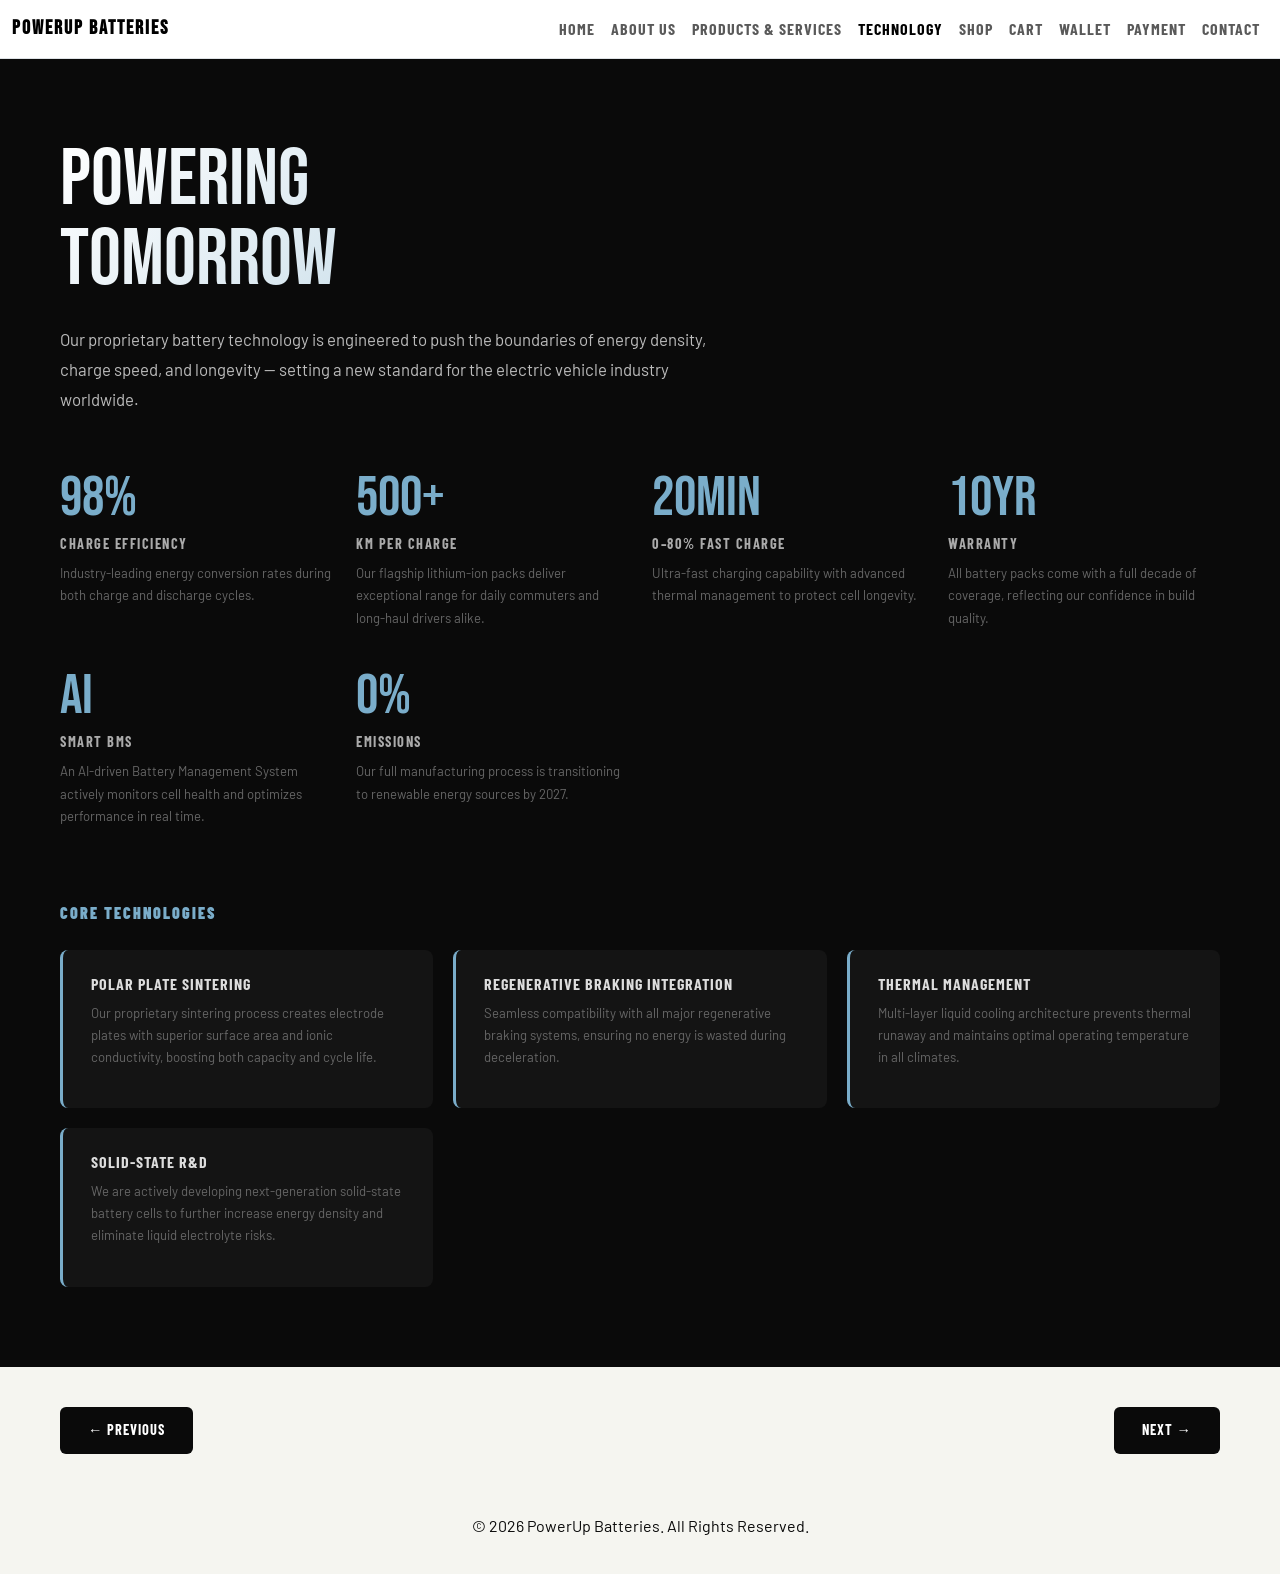
<file: technology.html>
<!DOCTYPE html>
<html lang="en">
<head>
<meta charset="UTF-8"/>
<meta name="viewport" content="width=device-width, initial-scale=1.0"/>
<title>Technology</title>
<link href="https://fonts.googleapis.com/css2?family=Bebas+Neue&family=Barlow:wght@300;400;500;600;700;900&family=Barlow+Condensed:wght@400;700;900&display=swap" rel="stylesheet"/>

    <!-- Bootstrap CSS -->
<link href="https://cdn.jsdelivr.net/npm/bootstrap@5.3.0/dist/css/bootstrap.min.css" rel="stylesheet">

<!-- Bootstrap JS -->
<script src="https://cdn.jsdelivr.net/npm/bootstrap@5.3.0/dist/js/bootstrap.bundle.min.js"></script>
    
      <!-- Custom CSS -->
    <link rel="stylesheet" href="styles.css">

    <style>
     :root {
    --black: #0a0a0a;
    --white: #f5f5f0;
    --red: #e63323;
    --steel: #b0b8c1;
    --blue-pale: #c8dce8;
    --blue-mid: #7aadca;
    --dark-green: #1e3a2f;
    --mid-green: #2d4f3c;
    --light-bg: #dce8ee;
    --nav-h: 52px;
  }
 
  *, *::before, *::after { box-sizing: border-box; margin: 0; padding: 0; }
 
  body {
    font-family: 'Barlow', sans-serif;
    background: var(--white);
    color: var(--black);
    overflow-x: hidden;
  }

img {
  max-width: 100%;
  height: auto;
  display: block;
}
 
  /* ── NAV ── */
        
.navbar-brand {
  font-family: 'Bebas Neue', sans-serif;
  letter-spacing: 2px;
}

.nav-link {
  font-family: 'Barlow Condensed', sans-serif;
  text-transform: uppercase;
  font-weight: 700;
  letter-spacing: 1px;
}

.nav-link:hover {
  color: #e63323 !important;
}
        
  nav a {
    font-family: 'Barlow Condensed', sans-serif;
    font-size: 0.78rem;
    font-weight: 700;
    letter-spacing: 1.2px;
    text-transform: uppercase;
    color: #444;
    text-decoration: none;
    cursor: pointer;
    padding: 4px 0;
    border-bottom: 2px solid transparent;
    transition: color .2s, border-color .2s;
    white-space: nowrap;
  }
  nav a:hover, nav a.active { color: var(--red); border-bottom-color: var(--red); }  

.page {
  min-height: 100vh;
  padding-top: 80px;
}
               
 /* ══════════════════════════════════════
     TECHNOLOGY PAGE
  ══════════════════════════════════════ */
  .tech-page { background: var(--black); color: var(--white); }
  .tech-hero { padding: 60px 60px 40px; }
  .tech-hero h1 {
    font-family: 'Bebas Neue', sans-serif; font-size: 5rem;
    line-height: 1; margin-bottom: 24px;
    background: linear-gradient(135deg, #fff 0%, var(--blue-mid) 100%);
    -webkit-background-clip: text; -webkit-text-fill-color: transparent;
  }
  .tech-hero p { font-size: 1.05rem; line-height: 1.8; color: #bbb; max-width: 680px; }
  .tech-stats {
  display: grid;
  grid-template-columns: repeat(auto-fit, minmax(250px, 1fr));
  padding: 0 60px 60px;
  gap: 24px;
}
  }
  .tech-stat {
    border: 1px solid #2a2a2a; border-radius: 8px; padding: 32px 28px;
    position: relative; overflow: hidden;
    transition: border-color .3s;
  }
  .tech-stat:hover { border-color: var(--blue-mid); }
  .tech-stat-num {
    font-family: 'Bebas Neue', sans-serif; font-size: 3.5rem; color: var(--blue-mid);
    line-height: 1; margin-bottom: 8px;
  }
  .tech-stat h4 {
    font-family: 'Barlow Condensed', sans-serif;
    font-size: 0.9rem; font-weight: 700; letter-spacing: 1.5px;
    text-transform: uppercase; color: #aaa; margin-bottom: 10px;
  }
  .tech-stat p { font-size: 0.82rem; line-height: 1.7; color: #666; }
  .tech-features { padding: 0 60px 80px; }
  .tech-features h2 {
    font-family: 'Barlow Condensed', sans-serif;
    font-size: 1rem; font-weight: 900; letter-spacing: 2px; text-transform: uppercase;
    color: var(--blue-mid); margin-bottom: 28px;
  }
 .tech-feature-list {
  display: grid;
  grid-template-columns: repeat(auto-fit, minmax(280px, 1fr));
  gap: 20px;
}
  .tech-feature-item {
    background: #141414; border-radius: 8px; padding: 24px 28px;
    border-left: 3px solid var(--blue-mid);
  }
  .tech-feature-item h4 {
    font-family: 'Barlow Condensed', sans-serif;
    font-size: 1rem; font-weight: 700; letter-spacing: 1px;
    text-transform: uppercase; margin-bottom: 8px; color: #ddd;
  }
  .tech-feature-item p { font-size: 0.82rem; line-height: 1.7; color: #666; }

/* ══════════════════════════════════════
   RESPONSIVE DESIGN
══════════════════════════════════════ */

@media (max-width: 992px) {

  body {
    overflow-x: hidden;
  }

  /* NAVBAR */
  .navbar-brand {
    font-size: 1.2rem;
  }

  .nav-link {
    text-align: center;
    padding: 12px 0;
  }

  /* HERO */
  .tech-hero {
    padding: 30px 20px;
    text-align: center;
  }

  .tech-hero h1 {
    font-size: 3.5rem;
    line-height: 1;
  }

  .tech-hero p {
    font-size: 0.95rem;
    line-height: 1.7;
    max-width: 100%;
  }

  /* STATS */
  .tech-stats {
    padding: 0 20px 40px;
  }

  .tech-stat {
    padding: 25px 20px;
    text-align: center;
  }

  .tech-stat-num {
    font-size: 3rem;
  }

  /* FEATURES */
  .tech-features {
    padding: 0 20px 50px;
  }

  .tech-features h2 {
    text-align: center;
  }

  .tech-feature-item {
    padding: 20px;
  }
}


/* EXTRA SMALL DEVICES */
@media (max-width: 576px) {

  .navbar-brand {
    font-size: 0.9rem;
    letter-spacing: 1px;
  }

  .tech-hero h1 {
    font-size: 2.5rem;
  }

  .tech-hero p,
  .tech-stat p,
  .tech-feature-item p {
    font-size: 0.85rem;
  }

  .tech-stat-num {
    font-size: 2.5rem;
  }

  .tech-features h2,
  .tech-stat h4,
  .tech-feature-item h4 {
    font-size: 0.9rem;
  }

  .tech-hero,
  .tech-stats,
  .tech-features {
    padding-left: 15px;
    padding-right: 15px;
  }
} 

/* PAGE NAVIGATION BUTTONS */
.page-navigation{
  display:flex;
  justify-content:space-between;
  align-items:center;
  padding:40px 60px;
  background:#f5f5f0;
}

.nav-btn{
  text-decoration:none;
  background:#0a0a0a;
  color:white;
  padding:12px 28px;
  border-radius:6px;
  font-family:'Barlow Condensed', sans-serif;
  font-size:0.9rem;
  font-weight:700;
  letter-spacing:1px;
  text-transform:uppercase;
  transition:0.3s ease;
}

.nav-btn:hover{
  background:#e63323;
  color:white;
}

/* MOBILE RESPONSIVE */
@media (max-width:768px){

  .page-navigation{
    padding:25px 20px;
    gap:15px;
  }

  .nav-btn{
    flex:1;
    text-align:center;
    padding:12px 10px;
    font-size:0.8rem;
  }
}
        
    </style>
  </head>

  <body>
    <script src="script.js" defer></script>

    <!-- Navigation -->

    <!-- RESPONSIVE NAVBAR -->
<nav class="navbar navbar-expand-lg navbar-light bg-white fixed-top border-bottom">
  <div class="container-fluid">

    <!-- Brand -->
    <a class="navbar-brand fw-bold" href="index.html">
      POWERUP BATTERIES
    </a>

    <!-- Mobile Toggle Button -->
    <button class="navbar-toggler" type="button"
      data-bs-toggle="collapse"
      data-bs-target="#navbarNav"
      aria-controls="navbarNav"
      aria-expanded="false"
      aria-label="Toggle navigation">

      <span class="navbar-toggler-icon"></span>
    </button>

    <!-- Collapsible Links -->
    <div class="collapse navbar-collapse" id="navbarNav">

      <ul class="navbar-nav ms-auto">

        <li class="nav-item">
          <a class="nav-link active" href="index.html">Home</a>
        </li>

        <li class="nav-item">
          <a class="nav-link" href="about.html">About Us</a>
        </li>

        <li class="nav-item">
          <a class="nav-link" href="products.html">Products & Services</a>
        </li>

        <li class="nav-item">
          <a class="nav-link" href="technology.html">Technology</a>
        </li>

        <li class="nav-item">
          <a class="nav-link" href="shop.html">Shop</a>
        </li>

        <li class="nav-item">
          <a class="nav-link" href="cart.html">Cart</a>
        </li>

        <li class="nav-item">
          <a class="nav-link" href="wallet.html">Wallet</a>
        </li>

        <li class="nav-item">
          <a class="nav-link" href="payment.html">Payment</a>
        </li>

        <li class="nav-item">
          <a class="nav-link" href="contact.html">Contact</a>
        </li>

      </ul>

    </div>
  </div>
</nav>

<!-- ══════════════ TECHNOLOGY ══════════════ -->
<main id="page-technology" class="page tech-page">
  <section class="tech-hero">
    <h1>Powering<br>Tomorrow</h1>
    <p>Our proprietary battery technology is engineered to push the boundaries of energy density, charge speed, and longevity — setting a new standard for the electric vehicle industry worldwide.</p>
  </section>
 
  <section class="tech-stats">
    <article class="tech-stat">
      <div class="tech-stat-num">98%</div>
      <h4>Charge Efficiency</h4>
      <p>Industry-leading energy conversion rates during both charge and discharge cycles.</p>
    </article>
    <article class="tech-stat">
      <div class="tech-stat-num">500+</div>
      <h4>km Per Charge</h4>
      <p>Our flagship lithium-ion packs deliver exceptional range for daily commuters and long-haul drivers alike.</p>
    </article>
    <article class="tech-stat">
      <div class="tech-stat-num">20min</div>
      <h4>0–80% Fast Charge</h4>
      <p>Ultra-fast charging capability with advanced thermal management to protect cell longevity.</p>
    </article>
    <article class="tech-stat">
      <div class="tech-stat-num">10yr</div>
      <h4>Warranty</h4>
      <p>All battery packs come with a full decade of coverage, reflecting our confidence in build quality.</p>
    </article>
    <article class="tech-stat">
      <div class="tech-stat-num">AI</div>
      <h4>Smart BMS</h4>
      <p>An AI-driven Battery Management System actively monitors cell health and optimizes performance in real time.</p>
    </article>
    <article class="tech-stat">
      <div class="tech-stat-num">0%</div>
      <h4>Emissions</h4>
      <p>Our full manufacturing process is transitioning to renewable energy sources by 2027.</p>
    </article>
  </section>
 
  <section class="tech-features">
    <h2>Core Technologies</h2>
    <section class="tech-feature-list">
      <article class="tech-feature-item">
        <h4>Polar Plate Sintering</h4>
        <p>Our proprietary sintering process creates electrode plates with superior surface area and ionic conductivity, boosting both capacity and cycle life.</p>
      </article>
      <article class="tech-feature-item">
        <h4>Regenerative Braking Integration</h4>
        <p>Seamless compatibility with all major regenerative braking systems, ensuring no energy is wasted during deceleration.</p>
      </article>
      <article class="tech-feature-item">
        <h4>Thermal Management</h4>
        <p>Multi-layer liquid cooling architecture prevents thermal runaway and maintains optimal operating temperature in all climates.</p>
      </article>
      <article class="tech-feature-item">
        <h4>Solid-State R&D</h4>
        <p>We are actively developing next-generation solid-state battery cells to further increase energy density and eliminate liquid electrolyte risks.</p>
      </article>
    </section>
  </section>
</main>

  <!-- PAGE NAVIGATION BUTTONS -->
<nav class="page-navigation">

  <a href="products.html" class="nav-btn prev-btn">
    ← Previous
  </a>

  <a href="shop.html" class="nav-btn next-btn">
    Next →
  </a>

</nav>   

 <!-- ================= FOOTER ================= -->
  <footer>

    <p style="text-align:center; padding:20px;">
      © 2026 PowerUp Batteries. All Rights Reserved.
    </p>

  </footer>
 
</body>
</html>
</file>
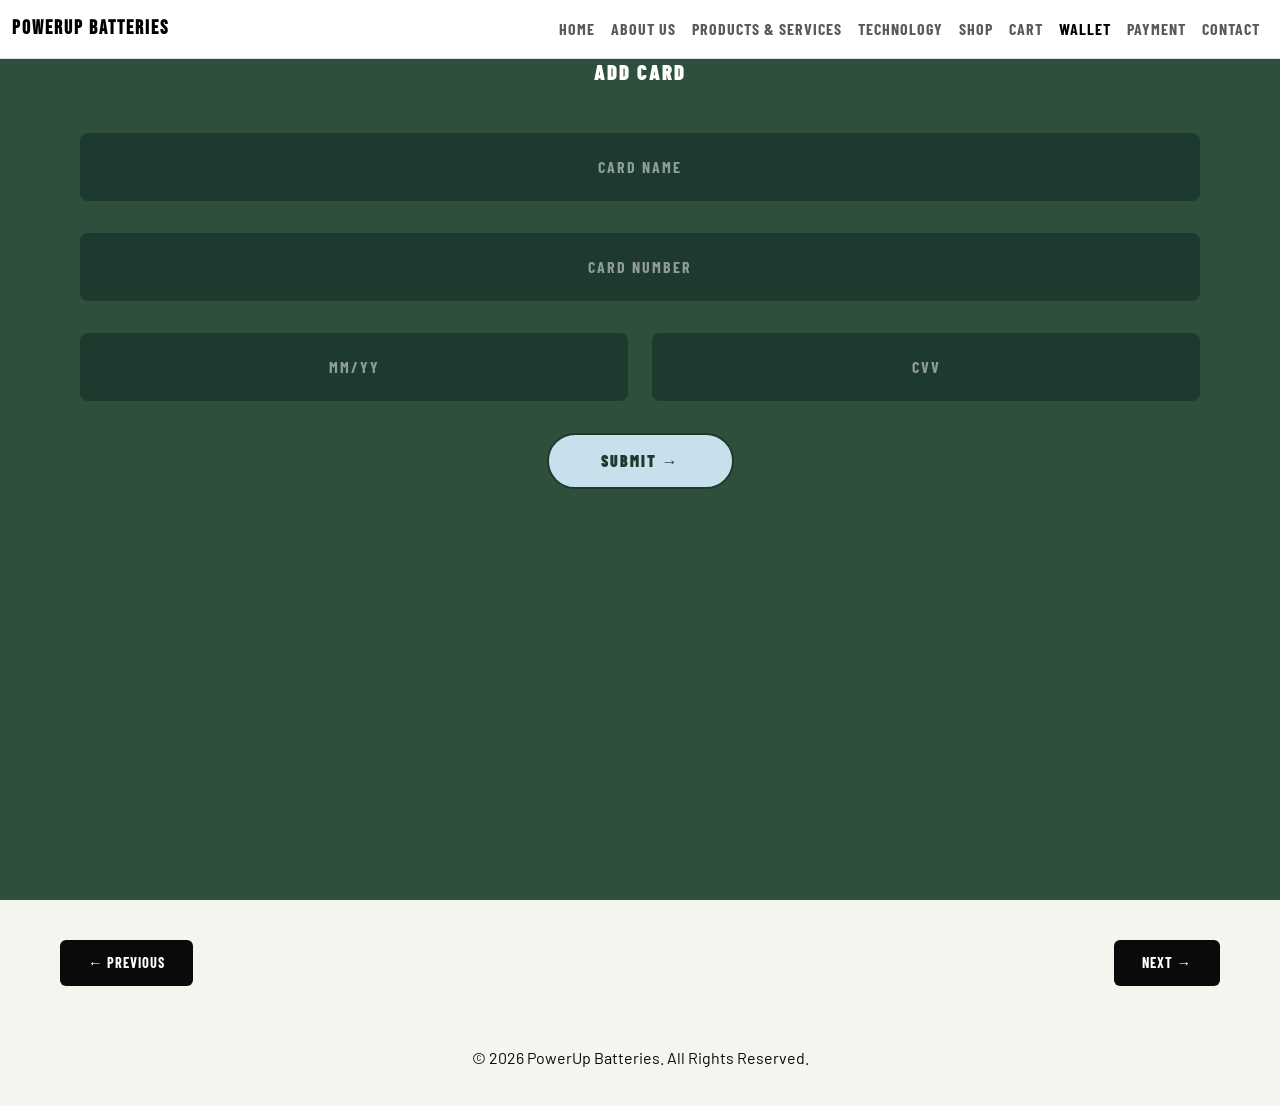
<file: wallet.html>
<!DOCTYPE html>
<html lang="en">
<head>
<meta charset="UTF-8"/>
<meta name="viewport" content="width=device-width, initial-scale=1.0"/>
<title>Wallet</title>
<link href="https://fonts.googleapis.com/css2?family=Bebas+Neue&family=Barlow:wght@300;400;500;600;700;900&family=Barlow+Condensed:wght@400;700;900&display=swap" rel="stylesheet"/>

  <!-- Bootstrap CSS -->
<link href="https://cdn.jsdelivr.net/npm/bootstrap@5.3.0/dist/css/bootstrap.min.css" rel="stylesheet">

<!-- Bootstrap JS -->
<script src="https://cdn.jsdelivr.net/npm/bootstrap@5.3.0/dist/js/bootstrap.bundle.min.js"></script>
  
    <!-- Custom CSS -->
    <link rel="stylesheet" href="styles.css">
  
    <style>
  :root {
    --black: #0a0a0a;
    --white: #f5f5f0;
    --red: #e63323;
    --steel: #b0b8c1;
    --blue-pale: #c8dce8;
    --blue-mid: #7aadca;
    --dark-green: #1e3a2f;
    --mid-green: #2d4f3c;
    --light-bg: #dce8ee;
    --nav-h: 52px;
  }
 
  *, *::before, *::after { box-sizing: border-box; margin: 0; padding: 0; }
 
  body {
    font-family: 'Barlow', sans-serif;
    background: var(--white);
    color: var(--black);
    overflow-x: hidden;
  }
 
  /* ── NAV ── */
  .navbar-brand {
  font-family: 'Bebas Neue', sans-serif;
  letter-spacing: 2px;
}

.nav-link {
  font-family: 'Barlow Condensed', sans-serif;
  text-transform: uppercase;
  font-weight: 700;
  letter-spacing: 1px;
}

.nav-link:hover {
  color: #e63323 !important;
}
      
  nav a {
    font-family: 'Barlow Condensed', sans-serif;
    font-size: 0.78rem;
    font-weight: 700;
    letter-spacing: 1.2px;
    text-transform: uppercase;
    color: #444;
    text-decoration: none;
    cursor: pointer;
    padding: 4px 0;
    border-bottom: 2px solid transparent;
    transition: color .2s, border-color .2s;
    white-space: nowrap;
  }
  nav a:hover, nav a.active { color: var(--red); border-bottom-color: var(--red); }

      /* MOBILE RESPONSIVE DESIGN */
@media (max-width: 768px) {

  .home-section,
  .offer-section,
  .ev-types {
    padding: 20px;
  }

  .offer-grid {
    grid-template-columns: 1fr;
  }

  .why-choose {
    grid-template-columns: 1fr;
  }

  .ev-type-item {
    grid-template-columns: 1fr;
  }

  .offer-section h2,
  .ev-types h2 {
    font-size: 2.2rem;
  }

  .why-choose-text {
    padding: 20px;
  }

  .nav-link {
    text-align: center;
  }
}

 /* ══════════════════════════════════════
     WALLET PAGE
    ══════════════════════════════════════ */
  .wallet-page { background: var(--mid-green); color: #fff; min-height: 100vh; }
  .wallet-inner { padding: 60px 80px; }
  .wallet-inner h1 {
    font-family: 'Barlow Condensed', sans-serif;
    font-size: 1.3rem; font-weight: 900; letter-spacing: 2px;
    text-transform: uppercase; text-align: center; margin-bottom: 48px;
  }
  .wallet-field { margin-bottom: 32px; }
  .wallet-field input {
    display: block; width: 100%;
    background: var(--dark-green); color: #fff;
    border: none; border-radius: 8px; padding: 22px 24px;
    font-family: 'Barlow Condensed', sans-serif;
    font-size: 1rem; font-weight: 700; letter-spacing: 2px; text-transform: uppercase;
    outline: none; transition: box-shadow .2s;
    text-align: center;
  }
  .wallet-field input::placeholder { color: rgba(255,255,255,.5); }
  .wallet-field input:focus { box-shadow: 0 0 0 2px var(--blue-mid); }
  .wallet-row { display: grid; grid-template-columns: 1fr 1fr; gap: 24px; margin-bottom: 32px; }
  .wallet-row input {
    display: block; width: 100%;
    background: var(--dark-green); color: #fff;
    border: none; border-radius: 8px; padding: 22px 24px;
    font-family: 'Barlow Condensed', sans-serif;
    font-size: 1rem; font-weight: 700; letter-spacing: 2px; text-transform: uppercase;
    outline: none; transition: box-shadow .2s; text-align: center;
  }
  .wallet-row input::placeholder { color: rgba(255,255,255,.5); }
  .wallet-row input:focus { box-shadow: 0 0 0 2px var(--blue-mid); }
  .wallet-submit {
    display: block; margin: 0 auto;
    background: #c8e0ec; color: var(--dark-green);
    font-family: 'Barlow Condensed', sans-serif;
    font-size: 1rem; font-weight: 900; letter-spacing: 2px; text-transform: uppercase;
    border: 2px solid var(--dark-green); border-radius: 40px;
    padding: 14px 52px; cursor: pointer;
    transition: background .2s, color .2s;
  }
  .wallet-submit:hover { background: var(--dark-green); color: #fff; border-color: #fff; } 

/* PAGE NAVIGATION BUTTONS */
.page-navigation{
  display:flex;
  justify-content:space-between;
  align-items:center;
  padding:40px 60px;
  background:#f5f5f0;
}

.nav-btn{
  text-decoration:none;
  background:#0a0a0a;
  color:white;
  padding:12px 28px;
  border-radius:6px;
  font-family:'Barlow Condensed', sans-serif;
  font-size:0.9rem;
  font-weight:700;
  letter-spacing:1px;
  text-transform:uppercase;
  transition:0.3s ease;
}

.nav-btn:hover{
  background:#e63323;
  color:white;
}

/* MOBILE RESPONSIVE */
@media (max-width:768px){

  .page-navigation{
    padding:25px 20px;
    gap:15px;
  }

  .nav-btn{
    flex:1;
    text-align:center;
    padding:12px 10px;
    font-size:0.8rem;
  }
}
      
  </style>
  
</head>

<body>
  <script src="script.js" defer></script>
 
<!-- NAV -->
  
<!-- RESPONSIVE NAVBAR -->
<nav class="navbar navbar-expand-lg navbar-light bg-white fixed-top border-bottom">
  <div class="container-fluid">

    <!-- Brand -->
    <a class="navbar-brand fw-bold" href="index.html">
      POWERUP BATTERIES
    </a>

    <!-- Mobile Toggle Button -->
    <button class="navbar-toggler" type="button"
      data-bs-toggle="collapse"
      data-bs-target="#navbarNav"
      aria-controls="navbarNav"
      aria-expanded="false"
      aria-label="Toggle navigation">

      <span class="navbar-toggler-icon"></span>
    </button>

    <!-- Collapsible Links -->
    <div class="collapse navbar-collapse" id="navbarNav">

      <ul class="navbar-nav ms-auto">

        <li class="nav-item">
          <a class="nav-link active" href="index.html">Home</a>
        </li>

        <li class="nav-item">
          <a class="nav-link" href="about.html">About Us</a>
        </li>

        <li class="nav-item">
          <a class="nav-link" href="products.html">Products & Services</a>
        </li>

        <li class="nav-item">
          <a class="nav-link" href="technology.html">Technology</a>
        </li>

        <li class="nav-item">
          <a class="nav-link" href="shop.html">Shop</a>
        </li>

        <li class="nav-item">
          <a class="nav-link" href="cart.html">Cart</a>
        </li>

        <li class="nav-item">
          <a class="nav-link" href="wallet.html">Wallet</a>
        </li>

        <li class="nav-item">
          <a class="nav-link" href="payment.html">Payment</a>
        </li>

        <li class="nav-item">
          <a class="nav-link" href="contact.html">Contact</a>
        </li>

      </ul>

    </div>
  </div>
</nav>
</header>

<!-- ══════════════ WALLET ══════════════ -->
<main id="page-wallet" class="page wallet-page">
  <section class="wallet-inner">
    <h1>Add Card</h1>
    <div class="wallet-field">
      <input type="text" placeholder="Card Name" id="w-name" maxlength="40"/>
    </div>
    <div class="wallet-field">
      <input type="text" placeholder="Card Number" id="w-number" maxlength="19" oninput="formatCard(this)"/>
    </div>
    <div class="wallet-row">
      <input type="text" placeholder="MM/YY" id="w-expiry" maxlength="5" oninput="formatExpiry(this)"/>
      <input type="text" placeholder="CVV" id="w-cvv" maxlength="4" oninput="this.value=this.value.replace(/\D/g,'')"/>
    </div>
    <button class="wallet-submit" onclick="saveCard()">Submit &#8594;</button>
  </form>
</section>
</main>

<!-- PAGE NAVIGATION BUTTONS -->
<aside class="page-navigation">

  <a href="cart.html" class="nav-btn prev-btn">
    ← Previous
  </a>

  <a href="payment.html" class="nav-btn next-btn">
    Next →
  </a>

</aside>
  
<!-- ================= FOOTER ================= -->
  <footer>

    <p style="text-align:center; padding:20px;">
      © 2026 PowerUp Batteries. All Rights Reserved.
    </p>

  </footer>
 
</body>
</html>
</file>
<file: styles.css>
/* ══════════════════════════════════════
     SHARED UTILITIES
  ══════════════════════════════════════ */
  .tag-red {
    display: inline-block; background: var(--red); color: #fff;
    font-family: 'Barlow Condensed', sans-serif;
    font-size: 0.72rem; font-weight: 700; letter-spacing: 1px;
    text-transform: uppercase; padding: 3px 10px; border-radius: 2px;
    margin-bottom: 6px;
  }

 
  /* placeholder images using CSS gradients */
  .img-placeholder { background: linear-gradient(135deg, #c0cfd8 0%, #8faab8 100%); }
 
  /* toast */
  #toast {
    position: fixed; bottom: 28px; right: 28px; z-index: 9999;
    background: var(--black); color: #fff;
    font-family: 'Barlow Condensed', sans-serif;
    font-size: 0.9rem; font-weight: 700; letter-spacing: 1px;
    padding: 14px 24px; border-radius: 6px;
    transform: translateY(80px); opacity: 0;
    transition: all .35s cubic-bezier(.34,1.56,.64,1);
    border-left: 4px solid var(--red);
  }
  #toast.show { transform: translateY(0); opacity: 1; }
 
  /* animations */
  @keyframes fadeUp { from { opacity:0; transform:translateY(20px); } to { opacity:1; transform:translateY(0); } }
  .page.active > * { animation: fadeUp .4s ease forwards; }
 
  /* scrollbar */
  ::-webkit-scrollbar { width: 6px; }
  ::-webkit-scrollbar-track { background: #111; }
  ::-webkit-scrollbar-thumb { background: #44; }

/* TOAST */
#toast{
  position:fixed;
  bottom:30px;
  right:30px;
  background:#0a0a0a;
  color:white;
  padding:14px 22px;
  border-radius:6px;
  z-index:9999;
  opacity:0;
  transform:translateY(30px);
  transition:0.3s ease;
  font-family:'Barlow Condensed', sans-serif;
  letter-spacing:1px;
}

#toast.show{
  opacity:1;
  transform:translateY(0);
}

/* CART BADGE */
#cart-badge{
  background:#e63323;
  color:white;
  border-radius:50%;
  padding:2px 7px;
  font-size:0.7rem;
  margin-left:5px;
  display:none;
}

/* SCROLL ANIMATION */
.offer-card,
.tech-stat,
.tech-feature-item,
.shop-item,
.cat-card{
  opacity:0;
  transform:translateY(40px);
  transition:0.6s ease;
}

.reveal-active{
  opacity:1;
  transform:translateY(0);
}

/* CART IMAGE */
.cart-item-image img{
  width:90px;
  height:90px;
  object-fit:cover;
  border-radius:8px;
}
</file>
